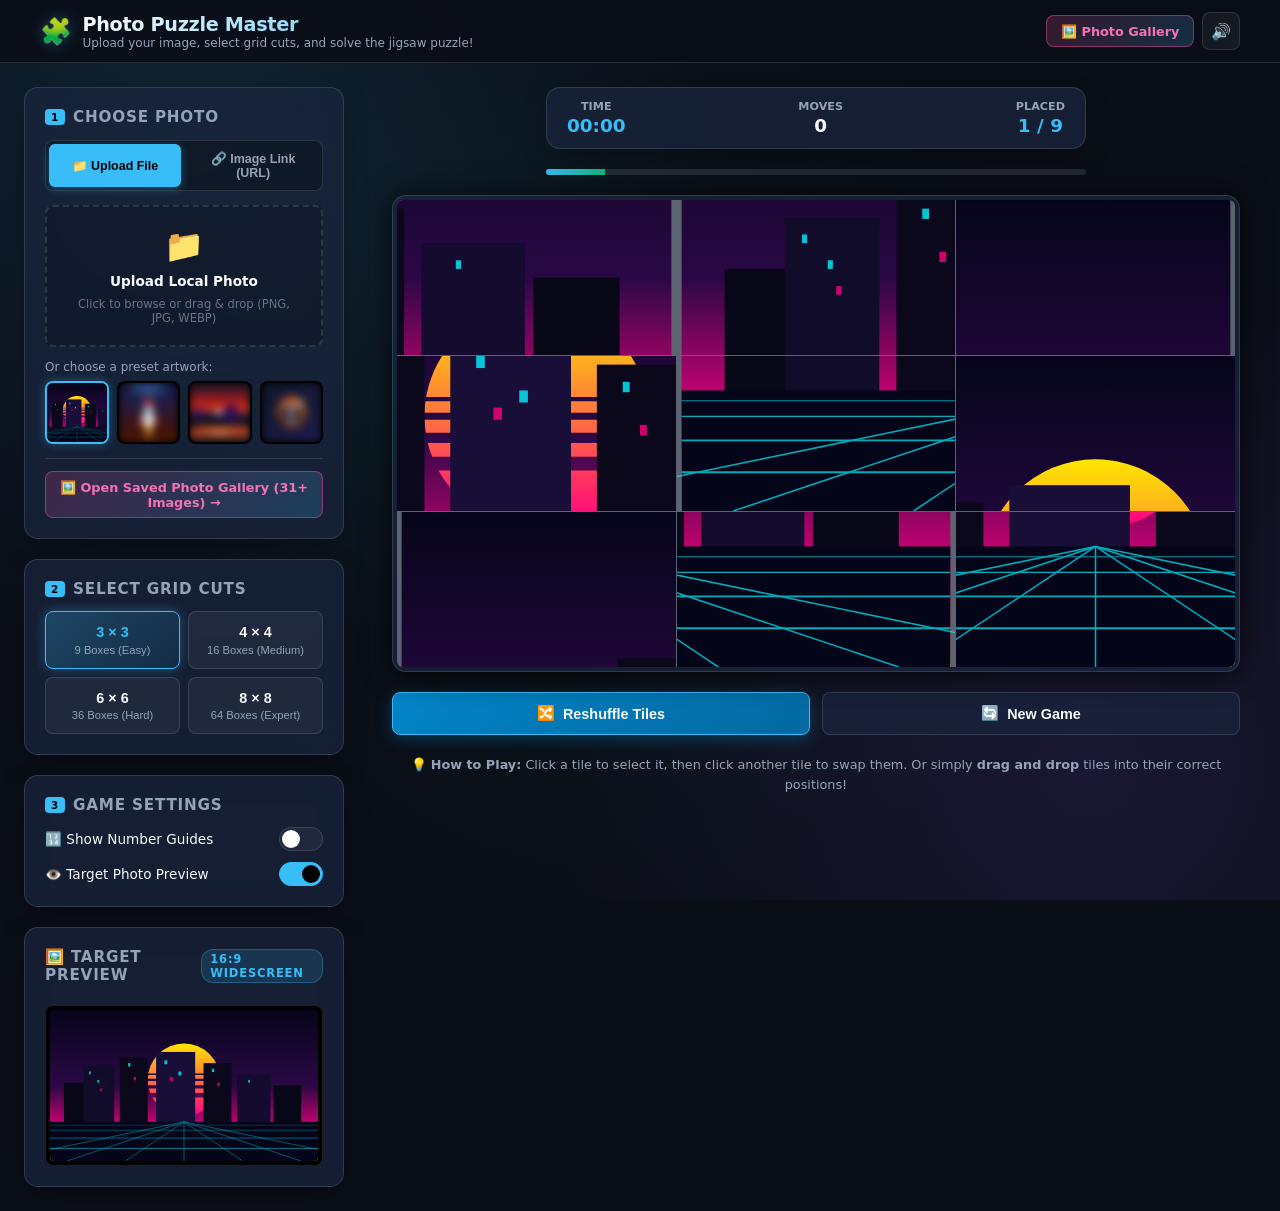
<file: index.html>
<!DOCTYPE html>
<html lang="en">

<head>
    <meta charset="UTF-8">
    <meta name="viewport" content="width=device-width, initial-scale=1.0">
    <meta name="referrer" content="no-referrer">
    <title>Photo Puzzle Game | Jigsaw Picture Challenge</title>
    <link rel="stylesheet" href="style.css">
</head>

<body>
    <!-- Canvas for Win Confetti Particles -->
    <canvas id="confetti-canvas"></canvas>

    <!-- App Header -->
    <header>
        <div class="header-content">
            <div class="logo-group">
                <div class="logo-icon">🧩</div>
                <div class="logo-text">
                    <h1>Photo Puzzle Master</h1>
                    <p>Upload your image, select grid cuts, and solve the jigsaw puzzle!</p>
                </div>
            </div>

            <div class="header-actions">
                <a href="gallery.html" class="gallery-nav-link" title="Open Photo Gallery (Saved Collection)">🖼️ Photo Gallery</a>
                <button type="button" class="icon-btn" id="sound-toggle" title="Toggle Sound (Mute/Unmute)" aria-label="Toggle sound">🔊</button>
            </div>
        </div>
    </header>

    <!-- Main Container -->
    <div class="app-container">
        <!-- Sidebar Controls -->
        <aside class="controls-sidebar">
            <!-- 1. Upload Local Image, Web URL & Presets -->
            <div class="card">
                <h2 class="card-title">
                    <span class="badge">1</span> Choose Photo
                </h2>
                
                <!-- Tab selector: Upload File vs Image Web Link -->
                <div class="photo-source-tabs">
                    <button type="button" class="source-tab active" data-tab="upload">📁 Upload File</button>
                    <button type="button" class="source-tab" data-tab="url">🔗 Image Link (URL)</button>
                </div>

                <!-- Panel 1: Local File Upload -->
                <div class="source-panel active" id="panel-upload">
                    <div class="upload-zone" id="upload-zone">
                        <div class="upload-icon">📁</div>
                        <div class="upload-text">Upload Local Photo</div>
                        <div class="upload-hint">Click to browse or drag & drop (PNG, JPG, WEBP)</div>
                        <input type="file" id="file-upload" accept="image/*" aria-label="Upload local photo">
                    </div>
                </div>

                <!-- Panel 2: External Image URL Link -->
                <div class="source-panel" id="panel-url">
                    <div class="url-input-box">
                        <input type="url" id="image-url-input" placeholder="Paste image link (https://...)" aria-label="External image link">
                        <button type="button" id="btn-load-url" class="btn-load-url">Load</button>
                    </div>
                    <div class="url-feedback" id="url-feedback"></div>
                    <div class="sample-links">
                        <small>Quick sample image links:</small>
                        <div class="sample-pills">
                            <button type="button" class="sample-pill" data-url="https://images.unsplash.com/photo-1579783900882-c0d3dad7b119?w=1000&q=80">Art Portrait</button>
                            <button type="button" class="sample-pill" data-url="https://images.unsplash.com/photo-1506744038136-46273834b3fb?w=1000&q=80">Mountain 16:9</button>
                            <button type="button" class="sample-pill" data-url="https://images.unsplash.com/photo-1534447677768-be436bb09401?w=1000&q=80">Aurora Night</button>
                        </div>
                    </div>
                </div>

                <div class="presets-container">
                    <p class="presets-label">Or choose a preset artwork:</p>
                    <div class="preset-thumbs" id="preset-thumbs">
                        <!-- Presets injected via JS -->
                    </div>
                </div>

                <div style="margin-top: 0.9rem; padding-top: 0.75rem; border-top: 1px solid var(--border-color); text-align: center;">
                    <a href="gallery.html" class="gallery-nav-link" style="justify-content: center; width: 100%; text-decoration: none;">
                        🖼️ Open Saved Photo Gallery (31+ Images) &rarr;
                    </a>
                </div>
            </div>

            <!-- 2. Grid Cut Size (3x3, 4x4, 6x6, 8x8) -->
            <div class="card">
                <h2 class="card-title">
                    <span class="badge">2</span> Select Grid Cuts
                </h2>
                <div class="grid-options">
                    <button type="button" class="grid-btn active" data-size="3">
                        <span>3 × 3</span>
                        <small>9 Boxes (Easy)</small>
                    </button>
                    <button type="button" class="grid-btn" data-size="4">
                        <span>4 × 4</span>
                        <small>16 Boxes (Medium)</small>
                    </button>
                    <button type="button" class="grid-btn" data-size="6">
                        <span>6 × 6</span>
                        <small>36 Boxes (Hard)</small>
                    </button>
                    <button type="button" class="grid-btn" data-size="8">
                        <span>8 × 8</span>
                        <small>64 Boxes (Expert)</small>
                    </button>
                </div>
            </div>

            <!-- 3. Helper Toggles -->
            <div class="card">
                <h2 class="card-title">
                    <span class="badge">3</span> Game Settings
                </h2>
                <div class="options-list">
                    <label class="toggle-item">
                        <span>🔢 Show Number Guides</span>
                        <div class="toggle-switch">
                            <input type="checkbox" id="toggle-numbers">
                            <span class="slider"></span>
                        </div>
                    </label>

                    <label class="toggle-item">
                        <span>👁️ Target Photo Preview</span>
                        <div class="toggle-switch">
                            <input type="checkbox" id="toggle-preview" checked>
                            <span class="slider"></span>
                        </div>
                    </label>
                </div>
            </div>

            <!-- Original Image Preview Card -->
            <div class="card preview-card" id="preview-card">
                <h2 class="card-title">
                    <span>🖼️ Target Preview</span>
                    <span class="ratio-tag" id="ratio-badge">1:1 Square</span>
                </h2>
                <div class="preview-wrapper">
                    <img id="preview-image" src="" alt="Target reference preview">
                </div>
            </div>
        </aside>

        <!-- Main Puzzle Play Arena -->
        <main class="puzzle-arena">
            <!-- Game Stats Bar -->
            <div class="stats-bar">
                <div class="stat-item">
                    <span class="stat-label">Time</span>
                    <span class="stat-value highlight" id="time-display">00:00</span>
                </div>
                <div class="stat-item">
                    <span class="stat-label">Moves</span>
                    <span class="stat-value" id="moves-display">0</span>
                </div>
                <div class="stat-item">
                    <span class="stat-label">Placed</span>
                    <span class="stat-value highlight" id="placed-display">0 / 9</span>
                </div>
            </div>

            <!-- Progress Bar -->
            <div class="progress-track" aria-label="Puzzle completion progress">
                <div class="progress-fill" id="progress-fill"></div>
            </div>

            <!-- Puzzle Board Container -->
            <div class="puzzle-board-wrapper" id="puzzle-board-wrapper">
                <div class="puzzle-board" id="puzzle-board" aria-label="Puzzle play grid">
                    <!-- Dynamic Tiles injected here -->
                </div>
            </div>

            <!-- Victory Celebration Section (Situated BELOW the board so user can admire the completed picture!) -->
            <section id="win-banner" class="win-banner hidden" aria-live="polite">
                <div class="win-banner-header">
                    <div class="win-banner-icon">🏆</div>
                    <div>
                        <h2 class="win-title">Congratulations! You Solved It!</h2>
                        <p class="win-subtitle">Here is your completed picture! You did an amazing job! 🎉</p>
                    </div>
                </div>

                <div class="win-stats-grid">
                    <div class="win-stat">
                        <span class="win-stat-label">Time Taken</span>
                        <span class="win-stat-val" id="win-time">00:00</span>
                    </div>
                    <div class="win-stat">
                        <span class="win-stat-label">Total Moves</span>
                        <span class="win-stat-val" id="win-moves">0</span>
                    </div>
                    <div class="win-stat">
                        <span class="win-stat-label">Grid Size</span>
                        <span class="win-stat-val" id="win-grid">3×3</span>
                    </div>
                </div>

                <div class="win-actions-row">
                    <button type="button" class="btn-win-primary" id="btn-next-game">
                        ▶️ Play Again
                    </button>
                    <button type="button" class="btn-win-secondary" id="btn-next-level">
                        ⬆️ Next Difficulty Level
                    </button>
                    <button type="button" class="btn-win-secondary" id="btn-upload-win">
                        📁 Upload Another Photo
                    </button>
                </div>
            </section>

            <!-- Board Bottom Actions -->
            <div class="board-actions">
                <button type="button" class="action-btn primary" id="shuffle-btn">
                    <span>🔀</span> Reshuffle Tiles
                </button>
                <button type="button" class="action-btn" id="reset-game-btn">
                    <span>🔄</span> New Game
                </button>
            </div>

            <div class="instruction-banner">
                <p>💡 <strong>How to Play:</strong> Click a tile to select it, then click another tile to swap them. Or simply <strong>drag and drop</strong> tiles into their correct positions!</p>
            </div>
        </main>
    </div>

    <script src="script.js"></script>
</body>

</html>
</file>
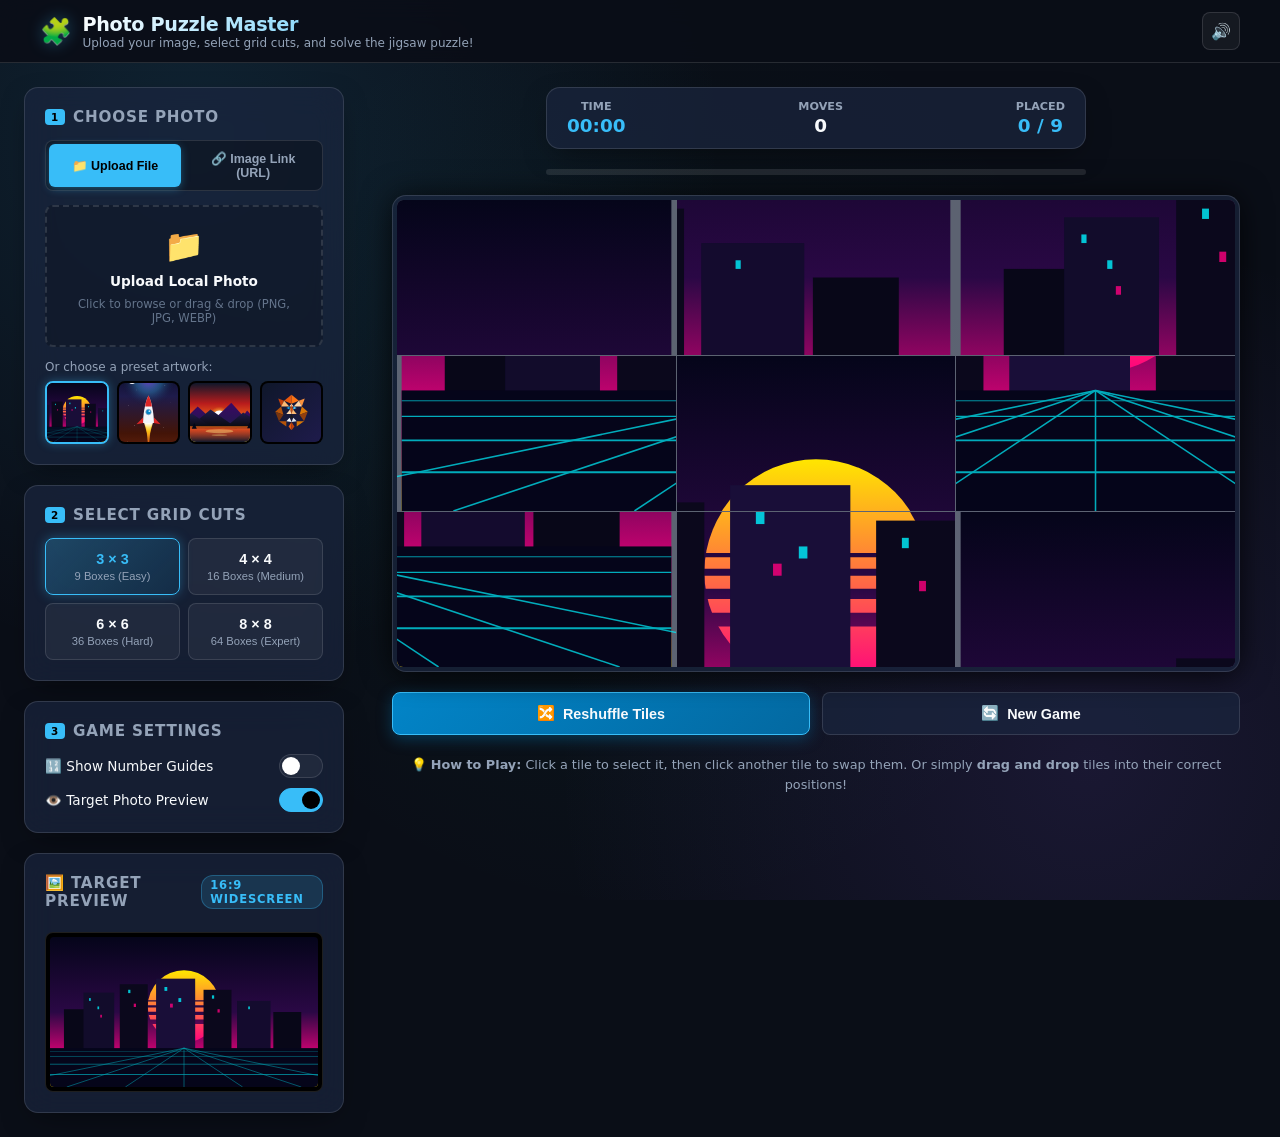
<file: Puzzle.html>
<!DOCTYPE html>
<html lang="en">

<head>
    <meta charset="UTF-8">
    <meta name="viewport" content="width=device-width, initial-scale=1.0">
    <title>Photo Puzzle Game | Jigsaw Picture Challenge</title>
    <!-- <link rel="stylesheet" href="style.css"> -->
    <style>
        :root {
            --bg-primary: #0a0e17;
            --bg-secondary: #121a2d;
            --bg-card: rgba(26, 38, 63, 0.7);
            --bg-glass: rgba(255, 255, 255, 0.05);
            --border-color: rgba(255, 255, 255, 0.12);
            --border-focus: #38bdf8;
            --text-primary: #f8fafc;
            --text-secondary: #94a3b8;
            --text-muted: #64748b;
            --accent: #38bdf8;
            --accent-hover: #0ea5e9;
            --accent-glow: rgba(56, 189, 248, 0.35);
            --success: #10b981;
            --success-glow: rgba(16, 185, 129, 0.35);
            --warning: #f59e0b;
            --danger: #ef4444;
            --radius-sm: 8px;
            --radius-md: 14px;
            --radius-lg: 20px;
            --shadow-main: 0 10px 30px -10px rgba(0, 0, 0, 0.5);
            --shadow-glow: 0 0 25px var(--accent-glow);
            --font-family: system-ui, -apple-system, BlinkMacSystemFont, 'Segoe UI', Roboto, Oxygen, Ubuntu, Cantarell, sans-serif;
            --board-max-width: 540px;
        }

        * {
            box-sizing: border-box;
            margin: 0;
            padding: 0;
            -webkit-tap-highlight-color: transparent;
        }

        body {
            background-color: var(--bg-primary);
            background-image:
                radial-gradient(circle at 15% 15%, rgba(56, 189, 248, 0.12) 0%, transparent 40%),
                radial-gradient(circle at 85% 85%, rgba(139, 92, 246, 0.12) 0%, transparent 40%),
                radial-gradient(circle at 50% 50%, rgba(16, 185, 129, 0.05) 0%, transparent 60%);
            background-attachment: fixed;
            color: var(--text-primary);
            font-family: var(--font-family);
            min-height: 100vh;
            display: flex;
            flex-direction: column;
        }

        /* App Header */
        header {
            padding: 0.75rem 1.25rem;
            border-bottom: 1px solid var(--border-color);
            background: rgba(10, 14, 23, 0.92);
            backdrop-filter: blur(12px);
            position: sticky;
            top: 0;
            z-index: 50;
        }

        .header-content {
            max-width: 1200px;
            margin: 0 auto;
            display: flex;
            justify-content: space-between;
            align-items: center;
            flex-wrap: nowrap;
            gap: 0.75rem;
        }

        .logo-group {
            display: flex;
            align-items: center;
            gap: 0.65rem;
            text-align: left;
            min-width: 0;
        }

        .logo-icon {
            font-size: 1.6rem;
            filter: drop-shadow(0 0 8px var(--accent-glow));
            flex-shrink: 0;
        }

        .logo-text {
            min-width: 0;
        }

        .logo-text h1 {
            font-size: 1.2rem;
            font-weight: 800;
            background: linear-gradient(135deg, #ffffff 0%, #38bdf8 100%);
            -webkit-background-clip: text;
            -webkit-text-fill-color: transparent;
            letter-spacing: -0.3px;
            white-space: nowrap;
            overflow: hidden;
            text-overflow: ellipsis;
        }

        .logo-text p {
            font-size: 0.75rem;
            color: var(--text-secondary);
            white-space: nowrap;
            overflow: hidden;
            text-overflow: ellipsis;
        }

        .header-actions {
            display: flex;
            align-items: center;
            gap: 0.5rem;
            flex-shrink: 0;
        }

        .icon-btn {
            background: var(--bg-glass);
            border: 1px solid var(--border-color);
            color: var(--text-primary);
            width: 38px;
            height: 38px;
            border-radius: var(--radius-sm);
            display: flex;
            align-items: center;
            justify-content: center;
            cursor: pointer;
            font-size: 1rem;
            transition: all 0.2s ease;
        }

        .icon-btn:hover {
            background: var(--bg-card);
            border-color: var(--accent);
            transform: translateY(-2px);
        }

        /* Main Container Layout */
        .app-container {
            max-width: 1440px;
            width: 100%;
            margin: 0 auto;
            padding: 1.5rem;
            display: grid;
            grid-template-columns: 320px 1fr;
            gap: 2rem;
            flex: 1;
            align-items: start;
        }

        @media (max-width: 900px) {
            .app-container {
                grid-template-columns: 1fr;
                padding: 1rem;
                gap: 1.5rem;
            }
        }

        /* Left Sidebar Controls */
        .controls-sidebar {
            display: flex;
            flex-direction: column;
            gap: 1.25rem;
        }

        .card {
            background: var(--bg-card);
            backdrop-filter: blur(16px);
            border: 1px solid var(--border-color);
            border-radius: var(--radius-md);
            padding: 1.25rem;
            box-shadow: var(--shadow-main);
            transition: border-color 0.2s;
        }

        .card:hover {
            border-color: rgba(56, 189, 248, 0.3);
        }

        .card-title {
            font-size: 0.95rem;
            font-weight: 700;
            text-transform: uppercase;
            letter-spacing: 0.8px;
            color: var(--text-secondary);
            margin-bottom: 0.85rem;
            display: flex;
            align-items: center;
            gap: 0.5rem;
        }

        .card-title span.badge {
            background: var(--accent);
            color: #000;
            font-size: 0.65rem;
            padding: 2px 6px;
            border-radius: 4px;
            font-weight: 800;
        }

        /* Source Tabs (Upload vs URL) */
        .photo-source-tabs {
            display: flex;
            gap: 0.4rem;
            margin-bottom: 0.85rem;
            background: rgba(0, 0, 0, 0.3);
            padding: 3px;
            border-radius: var(--radius-sm);
            border: 1px solid var(--border-color);
        }

        .source-tab {
            flex: 1;
            background: transparent;
            border: none;
            color: var(--text-secondary);
            font-weight: 600;
            font-size: 0.78rem;
            padding: 0.45rem 0.6rem;
            border-radius: 6px;
            cursor: pointer;
            transition: all 0.2s ease;
        }

        .source-tab:hover {
            color: var(--text-primary);
        }

        .source-tab.active {
            background: var(--accent);
            color: #000;
            font-weight: 700;
            box-shadow: 0 2px 8px var(--accent-glow);
        }

        .source-panel {
            display: none;
        }

        .source-panel.active {
            display: block;
        }

        /* URL Input Controls */
        .url-input-box {
            display: flex;
            gap: 0.5rem;
            margin-bottom: 0.4rem;
        }

        .url-input-box input {
            flex: 1;
            min-width: 0;
            background: rgba(0, 0, 0, 0.35);
            border: 1px solid var(--border-color);
            color: var(--text-primary);
            padding: 0.6rem 0.85rem;
            border-radius: var(--radius-sm);
            font-size: 0.82rem;
            font-family: inherit;
            outline: none;
            transition: border-color 0.2s, box-shadow 0.2s;
        }

        .url-input-box input:focus {
            border-color: var(--accent);
            box-shadow: 0 0 10px var(--accent-glow);
        }

        .btn-load-url {
            background: linear-gradient(135deg, #0284c7, #0369a1);
            border: 1px solid #38bdf8;
            color: #fff;
            padding: 0.6rem 1rem;
            border-radius: var(--radius-sm);
            font-weight: 700;
            font-size: 0.85rem;
            cursor: pointer;
            transition: all 0.2s ease;
            white-space: nowrap;
        }

        .btn-load-url:hover {
            background: linear-gradient(135deg, #0369a1, #0ea5e9);
            box-shadow: 0 0 12px var(--accent-glow);
            transform: translateY(-1px);
        }

        .btn-load-url:disabled {
            opacity: 0.5;
            cursor: not-allowed;
        }

        .url-feedback {
            font-size: 0.74rem;
            margin-bottom: 0.5rem;
            padding: 4px 8px;
            border-radius: 4px;
            display: none;
            line-height: 1.4;
        }

        .url-feedback.error {
            display: block;
            color: #f87171;
            background: rgba(239, 68, 68, 0.12);
            border: 1px solid rgba(239, 68, 68, 0.3);
        }

        .url-feedback.loading {
            display: block;
            color: var(--accent);
            background: rgba(56, 189, 248, 0.1);
        }

        .url-feedback.success {
            display: block;
            color: #34d399;
            background: rgba(16, 185, 129, 0.12);
            border: 1px solid rgba(16, 185, 129, 0.3);
        }

        .sample-links {
            display: flex;
            flex-direction: column;
            gap: 0.35rem;
            margin-top: 0.4rem;
            background: rgba(0, 0, 0, 0.2);
            padding: 0.5rem;
            border-radius: var(--radius-sm);
            border: 1px solid var(--border-color);
        }

        .sample-links small {
            font-size: 0.7rem;
            color: var(--text-muted);
        }

        .sample-pills {
            display: flex;
            flex-wrap: wrap;
            gap: 0.35rem;
        }

        .sample-pill {
            background: rgba(255, 255, 255, 0.06);
            border: 1px solid var(--border-color);
            color: var(--text-secondary);
            font-size: 0.7rem;
            padding: 0.25rem 0.55rem;
            border-radius: 12px;
            cursor: pointer;
            transition: all 0.2s;
        }

        .sample-pill:hover {
            border-color: var(--accent);
            color: var(--accent);
            background: rgba(56, 189, 248, 0.12);
            transform: translateY(-1px);
        }

        /* Upload & Preset Section */
        .upload-zone {
            border: 2px dashed var(--border-color);
            border-radius: var(--radius-sm);
            padding: 1.25rem;
            text-align: center;
            cursor: pointer;
            background: rgba(0, 0, 0, 0.2);
            transition: all 0.2s ease;
            display: flex;
            flex-direction: column;
            align-items: center;
            gap: 0.5rem;
            position: relative;
        }

        .upload-zone:hover,
        .upload-zone.drag-active {
            border-color: var(--accent);
            background: rgba(56, 189, 248, 0.08);
        }

        .upload-zone input[type="file"] {
            position: absolute;
            inset: 0;
            opacity: 0;
            cursor: pointer;
            width: 100%;
            height: 100%;
        }

        .upload-icon {
            font-size: 2rem;
            color: var(--accent);
        }

        .upload-text {
            font-size: 0.85rem;
            font-weight: 600;
        }

        .upload-hint {
            font-size: 0.72rem;
            color: var(--text-muted);
        }

        .presets-container {
            margin-top: 0.85rem;
        }

        .presets-label {
            font-size: 0.75rem;
            color: var(--text-secondary);
            margin-bottom: 0.4rem;
        }

        .preset-thumbs {
            display: grid;
            grid-template-columns: repeat(4, 1fr);
            gap: 0.5rem;
        }

        .preset-btn {
            border: 2px solid transparent;
            border-radius: var(--radius-sm);
            overflow: hidden;
            aspect-ratio: 1;
            background: #000;
            cursor: pointer;
            padding: 0;
            position: relative;
            transition: transform 0.2s, border-color 0.2s;
        }

        .preset-btn img {
            width: 100%;
            height: 100%;
            object-fit: cover;
            display: block;
        }

        .preset-btn:hover {
            transform: scale(1.06);
            border-color: var(--accent);
        }

        .preset-btn.active {
            border-color: var(--accent);
            box-shadow: 0 0 10px var(--accent-glow);
        }

        /* Grid Selector Buttons */
        .grid-options {
            display: grid;
            grid-template-columns: repeat(2, 1fr);
            gap: 0.5rem;
        }

        .grid-btn {
            background: var(--bg-glass);
            border: 1px solid var(--border-color);
            color: var(--text-primary);
            padding: 0.75rem 0.5rem;
            border-radius: var(--radius-sm);
            cursor: pointer;
            font-weight: 600;
            font-size: 0.9rem;
            display: flex;
            flex-direction: column;
            align-items: center;
            gap: 0.2rem;
            transition: all 0.2s;
        }

        .grid-btn small {
            font-size: 0.7rem;
            color: var(--text-secondary);
            font-weight: 400;
        }

        .grid-btn:hover {
            background: var(--bg-secondary);
            border-color: var(--accent);
            transform: translateY(-1px);
        }

        .grid-btn.active {
            background: linear-gradient(135deg, rgba(56, 189, 248, 0.25), rgba(14, 165, 233, 0.1));
            border-color: var(--accent);
            color: var(--accent);
            box-shadow: 0 0 12px var(--accent-glow);
        }

        /* Toggles & Options */
        .options-list {
            display: flex;
            flex-direction: column;
            gap: 0.65rem;
        }

        .toggle-item {
            display: flex;
            justify-content: space-between;
            align-items: center;
            font-size: 0.85rem;
            cursor: pointer;
        }

        .toggle-switch {
            position: relative;
            width: 44px;
            height: 24px;
        }

        .toggle-switch input {
            opacity: 0;
            width: 0;
            height: 0;
        }

        .slider {
            position: absolute;
            cursor: pointer;
            inset: 0;
            background-color: var(--bg-glass);
            border: 1px solid var(--border-color);
            border-radius: 24px;
            transition: 0.3s;
        }

        .slider:before {
            position: absolute;
            content: "";
            height: 18px;
            width: 18px;
            left: 2px;
            bottom: 2px;
            background-color: white;
            border-radius: 50%;
            transition: 0.3s;
        }

        input:checked+.slider {
            background-color: var(--accent);
            border-color: var(--accent);
        }

        input:checked+.slider:before {
            transform: translateX(20px);
            background-color: #000;
        }

        /* Original Image Preview Box */
        .preview-card {
            display: flex;
            flex-direction: column;
            gap: 0.5rem;
        }

        .preview-wrapper {
            position: relative;
            border-radius: var(--radius-sm);
            overflow: hidden;
            border: 1px solid var(--border-color);
            background: #000;
            display: flex;
            align-items: center;
            justify-content: center;
            max-height: 220px;
            padding: 4px;
        }

        .preview-wrapper img {
            max-width: 100%;
            max-height: 210px;
            object-fit: contain;
            display: block;
            border-radius: 4px;
        }

        /* Ratio Indicator Badge */
        .ratio-tag {
            display: inline-flex;
            align-items: center;
            gap: 4px;
            background: rgba(56, 189, 248, 0.15);
            color: var(--accent);
            border: 1px solid rgba(56, 189, 248, 0.3);
            font-size: 0.72rem;
            font-weight: 700;
            padding: 2px 8px;
            border-radius: 12px;
            margin-left: auto;
        }

        /* Game Board Arena */
        .puzzle-arena {
            display: flex;
            flex-direction: column;
            align-items: center;
            gap: 1.25rem;
            width: 100%;
        }

        /* Stats Header */
        .stats-bar {
            width: 100%;
            max-width: 540px;
            display: flex;
            justify-content: space-between;
            align-items: center;
            background: var(--bg-card);
            border: 1px solid var(--border-color);
            border-radius: var(--radius-md);
            padding: 0.75rem 1.25rem;
            box-shadow: var(--shadow-main);
            transition: max-width 0.3s ease;
        }

        .stat-item {
            display: flex;
            flex-direction: column;
            align-items: center;
            gap: 0.15rem;
        }

        .stat-label {
            font-size: 0.7rem;
            text-transform: uppercase;
            color: var(--text-secondary);
            font-weight: 600;
        }

        .stat-value {
            font-size: 1.15rem;
            font-weight: 800;
            color: var(--text-primary);
            font-variant-numeric: tabular-nums;
        }

        .stat-value.highlight {
            color: var(--accent);
        }

        .progress-track {
            width: 100%;
            max-width: 540px;
            height: 6px;
            background: rgba(255, 255, 255, 0.1);
            border-radius: 4px;
            overflow: hidden;
            transition: max-width 0.3s ease;
        }

        .progress-fill {
            height: 100%;
            width: 0%;
            background: linear-gradient(90deg, var(--accent), var(--success));
            transition: width 0.3s ease;
        }

        /* The Puzzle Board - Dynamically Sized per Uploaded Image Ratio */
        .puzzle-board-wrapper {
            position: relative;
            width: 500px;
            height: 500px;
            max-width: 100%;
            border-radius: var(--radius-md);
            background: var(--bg-card);
            padding: 4px;
            box-shadow: var(--shadow-main), 0 0 30px rgba(0, 0, 0, 0.6);
            border: 1px solid var(--border-color);
            transition: width 0.3s ease, height 0.3s ease, border-color 0.4s ease, box-shadow 0.4s ease;
            display: flex;
            align-items: center;
            justify-content: center;
        }

        .puzzle-board {
            width: 100%;
            height: 100%;
            display: grid;
            gap: 1px;
            /* Ultra-thin crisp hairline divider */
            position: relative;
            user-select: none;
            touch-action: none;
            border-radius: calc(var(--radius-sm) - 2px);
            overflow: hidden;
            background: rgba(255, 255, 255, 0.3);
            /* Subtle hairline color between boxes */
            transition: gap 0.4s ease, background-color 0.4s ease;
        }

        /* Solved Full Picture State - Blends seamlessly into a complete artwork! */
        .puzzle-board.puzzle-solved {
            gap: 0 !important;
            background: transparent !important;
        }

        .puzzle-board.puzzle-solved .puzzle-tile {
            border: none !important;
            border-radius: 0 !important;
            outline: none !important;
            cursor: default !important;
            filter: none !important;
            transform: none !important;
        }

        .puzzle-board.puzzle-solved .puzzle-tile::after {
            display: none !important;
        }

        .puzzle-board.puzzle-solved .tile-number {
            display: none !important;
        }

        .puzzle-board-wrapper.puzzle-solved {
            border-color: #facc15;
            box-shadow: 0 0 35px rgba(250, 204, 21, 0.45), 0 20px 40px rgba(0, 0, 0, 0.6);
            animation: solvedGlow 2.5s infinite alternate ease-in-out;
        }

        @keyframes solvedGlow {
            from {
                box-shadow: 0 0 25px rgba(250, 204, 21, 0.35), 0 20px 40px rgba(0, 0, 0, 0.6);
            }

            to {
                box-shadow: 0 0 50px rgba(250, 204, 21, 0.7), 0 20px 40px rgba(0, 0, 0, 0.6);
            }
        }

        /* Individual Puzzle Tiles */
        .puzzle-tile {
            position: relative;
            border-radius: 0;
            /* Square edges so hairline cuts look continuous */
            border: none;
            cursor: grab;
            background-repeat: no-repeat;
            /* Zero transition on background-position for instantaneous, zero-delay tile swaps */
            transition: filter 0.1s ease;
            touch-action: manipulation;
            user-select: none;
            -webkit-user-select: none;
            display: flex;
            align-items: flex-start;
            justify-content: flex-start;
            overflow: hidden;
        }

        .puzzle-tile:hover {
            filter: brightness(1.12);
        }

        .puzzle-tile:active {
            cursor: grabbing;
        }

        /* Selected state (for click-to-swap) */
        .puzzle-tile.selected {
            outline: 2px solid var(--accent);
            outline-offset: -1px;
            box-shadow: 0 0 16px var(--accent), inset 0 0 10px var(--accent-glow);
            z-index: 10;
            animation: pulseBorder 1.5s infinite;
        }

        @keyframes pulseBorder {

            0%,
            100% {
                outline-color: var(--accent);
                box-shadow: 0 0 10px var(--accent);
            }

            50% {
                outline-color: #ffffff;
                box-shadow: 0 0 18px var(--accent);
            }
        }

        /* Dragging state */
        .puzzle-tile.dragging {
            opacity: 0.35;
        }

        .puzzle-tile.drag-hover {
            outline: 2px dashed var(--accent);
            outline-offset: -2px;
            background-color: rgba(56, 189, 248, 0.2);
        }

        /* Tile number hint badge */
        .tile-number {
            position: absolute;
            top: 3px;
            left: 3px;
            background: rgba(0, 0, 0, 0.7);
            color: #fff;
            font-size: 0.65rem;
            font-weight: 700;
            padding: 1px 4px;
            border-radius: 3px;
            pointer-events: none;
            border: 1px solid rgba(255, 255, 255, 0.2);
            opacity: 0;
            transition: opacity 0.2s;
        }

        body.show-numbers .tile-number {
            opacity: 1;
        }

        /* Victory Banner situated BELOW the board */
        .win-banner {
            width: 100%;
            max-width: var(--board-max-width, 540px);
            background: linear-gradient(135deg, rgba(30, 41, 59, 0.95), rgba(15, 23, 42, 0.98));
            border: 1.5px solid rgba(250, 204, 21, 0.5);
            border-radius: var(--radius-md);
            padding: 1.5rem;
            text-align: center;
            box-shadow: 0 15px 35px rgba(0, 0, 0, 0.6), 0 0 25px rgba(250, 204, 21, 0.25);
            animation: slideUpFade 0.4s cubic-bezier(0.16, 1, 0.3, 1);
        }

        .win-banner.hidden {
            display: none;
        }

        .win-banner-header {
            display: flex;
            align-items: center;
            justify-content: center;
            gap: 0.85rem;
            margin-bottom: 1.25rem;
        }

        .win-banner-icon {
            font-size: 2.75rem;
            animation: bounce 1s infinite alternate;
        }

        .win-title {
            font-size: 1.5rem;
            font-weight: 800;
            background: linear-gradient(135deg, #facc15, #f59e0b, #38bdf8);
            -webkit-background-clip: text;
            -webkit-text-fill-color: transparent;
            margin-bottom: 0.25rem;
            text-align: left;
        }

        .win-subtitle {
            color: var(--text-secondary);
            font-size: 0.85rem;
            text-align: left;
        }

        .win-stats-grid {
            display: grid;
            grid-template-columns: repeat(3, 1fr);
            gap: 0.75rem;
            background: rgba(0, 0, 0, 0.35);
            border: 1px solid var(--border-color);
            border-radius: var(--radius-sm);
            padding: 0.85rem;
            margin-bottom: 1.25rem;
        }

        .win-stat {
            display: flex;
            flex-direction: column;
            gap: 0.2rem;
        }

        .win-stat-label {
            font-size: 0.7rem;
            color: var(--text-muted);
            text-transform: uppercase;
        }

        .win-stat-val {
            font-size: 1.15rem;
            font-weight: 700;
            color: var(--accent);
        }

        .win-actions-row {
            display: flex;
            gap: 0.75rem;
            flex-wrap: wrap;
        }

        .btn-win-primary {
            flex: 1 1 160px;
            background: linear-gradient(135deg, #10b981, #059669);
            border: 1px solid #34d399;
            color: #fff;
            font-size: 0.95rem;
            font-weight: 700;
            padding: 0.8rem 1rem;
            border-radius: var(--radius-sm);
            cursor: pointer;
            box-shadow: 0 4px 15px rgba(16, 185, 129, 0.4);
            transition: all 0.2s;
        }

        .btn-win-primary:hover {
            transform: translateY(-2px);
            box-shadow: 0 6px 20px rgba(16, 185, 129, 0.6);
        }

        .btn-win-secondary {
            flex: 1 1 160px;
            background: var(--bg-glass);
            border: 1px solid var(--border-color);
            color: var(--text-primary);
            font-size: 0.9rem;
            font-weight: 600;
            padding: 0.8rem 1rem;
            border-radius: var(--radius-sm);
            cursor: pointer;
            transition: all 0.2s;
        }

        .btn-win-secondary:hover {
            background: var(--bg-secondary);
            border-color: var(--accent);
            transform: translateY(-1px);
        }

        /* Action Controls Toolbar under Board */
        .board-actions {
            display: flex;
            gap: 0.75rem;
            width: 100%;
            max-width: var(--board-max-width, 540px);
        }

        .action-btn {
            flex: 1;
            background: var(--bg-card);
            border: 1px solid var(--border-color);
            color: var(--text-primary);
            padding: 0.75rem 1rem;
            border-radius: var(--radius-sm);
            font-weight: 600;
            font-size: 0.9rem;
            display: flex;
            align-items: center;
            justify-content: center;
            gap: 0.5rem;
            cursor: pointer;
            transition: all 0.2s;
        }

        .action-btn:hover {
            background: var(--bg-secondary);
            border-color: var(--accent);
            transform: translateY(-2px);
            box-shadow: var(--shadow-glow);
        }

        .action-btn.primary {
            background: linear-gradient(135deg, #0284c7, #0369a1);
            border-color: #38bdf8;
            box-shadow: 0 4px 15px rgba(2, 132, 199, 0.35);
        }

        .action-btn.primary:hover {
            background: linear-gradient(135deg, #0369a1, #0ea5e9);
            box-shadow: 0 6px 20px rgba(56, 189, 248, 0.5);
        }

        /* Help text banner */
        .instruction-banner {
            max-width: var(--board-max-width, 540px);
            text-align: center;
            font-size: 0.8rem;
            color: var(--text-secondary);
            line-height: 1.5;
        }

        .instruction-banner kbd {
            background: rgba(255, 255, 255, 0.1);
            border: 1px solid var(--border-color);
            padding: 2px 6px;
            border-radius: 4px;
            color: var(--accent);
            font-family: inherit;
            font-size: 0.75rem;
        }

        /* Confetti canvas */
        #confetti-canvas {
            position: fixed;
            top: 0;
            left: 0;
            width: 100vw;
            height: 100vh;
            pointer-events: none;
            z-index: 999;
        }

        /* Animations */
        @keyframes bounce {
            from {
                transform: translateY(0);
            }

            to {
                transform: translateY(-6px);
            }
        }

        @keyframes slideUpFade {
            from {
                opacity: 0;
                transform: translateY(20px);
            }

            to {
                opacity: 1;
                transform: translateY(0);
            }
        }

        /* Responsive Mobile Optimizations */
        @media (max-width: 640px) {
            header {
                padding: 0.5rem 0.85rem;
            }

            .header-content {
                gap: 0.5rem;
            }

            .logo-icon {
                font-size: 1.35rem;
            }

            .logo-text h1 {
                font-size: 1.05rem;
            }

            .logo-text p {
                display: none;
                /* Hide long subtitle on mobile screens for super compact header */
            }

            .icon-btn {
                width: 34px;
                height: 34px;
                font-size: 0.95rem;
            }

            .app-container {
                padding: 0.75rem 0.5rem;
                gap: 1rem;
            }

            .puzzle-board-wrapper {
                padding: 3px;
            }

            .stats-bar {
                padding: 0.5rem 0.75rem;
            }

            .stat-label {
                font-size: 0.65rem;
            }

            .stat-value {
                font-size: 1rem;
            }

            .board-actions {
                gap: 0.5rem;
            }

            .action-btn {
                padding: 0.65rem 0.75rem;
                font-size: 0.85rem;
            }

            .instruction-banner {
                font-size: 0.75rem;
            }
        }
    </style>
</head>

<body>
    <!-- Canvas for Win Confetti Particles -->
    <canvas id="confetti-canvas"></canvas>

    <!-- App Header -->
    <header>
        <div class="header-content">
            <div class="logo-group">
                <div class="logo-icon">🧩</div>
                <div class="logo-text">
                    <h1>Photo Puzzle Master</h1>
                    <p>Upload your image, select grid cuts, and solve the jigsaw puzzle!</p>
                </div>
            </div>

            <div class="header-actions">
                <button type="button" class="icon-btn" id="sound-toggle" title="Toggle Sound (Mute/Unmute)"
                    aria-label="Toggle sound">🔊</button>
            </div>
        </div>
    </header>

    <!-- Main Container -->
    <div class="app-container">
        <!-- Sidebar Controls -->
        <aside class="controls-sidebar">
            <!-- 1. Upload Local Image, Web URL & Presets -->
            <div class="card">
                <h2 class="card-title">
                    <span class="badge">1</span> Choose Photo
                </h2>

                <!-- Tab selector: Upload File vs Image Web Link -->
                <div class="photo-source-tabs">
                    <button type="button" class="source-tab active" data-tab="upload">📁 Upload File</button>
                    <button type="button" class="source-tab" data-tab="url">🔗 Image Link (URL)</button>
                </div>

                <!-- Panel 1: Local File Upload -->
                <div class="source-panel active" id="panel-upload">
                    <div class="upload-zone" id="upload-zone">
                        <div class="upload-icon">📁</div>
                        <div class="upload-text">Upload Local Photo</div>
                        <div class="upload-hint">Click to browse or drag & drop (PNG, JPG, WEBP)</div>
                        <input type="file" id="file-upload" accept="image/*" aria-label="Upload local photo">
                    </div>
                </div>

                <!-- Panel 2: External Image URL Link -->
                <div class="source-panel" id="panel-url">
                    <div class="url-input-box">
                        <input type="url" id="image-url-input" placeholder="Paste image link (https://...)"
                            aria-label="External image link">
                        <button type="button" id="btn-load-url" class="btn-load-url">Load</button>
                    </div>
                    <div class="url-feedback" id="url-feedback"></div>
                    <div class="sample-links">
                        <small>Quick sample image links:</small>
                        <div class="sample-pills">
                            <button type="button" class="sample-pill"
                                data-url="https://images.unsplash.com/photo-1579783900882-c0d3dad7b119?w=1000&q=80">Art
                                Portrait</button>
                            <button type="button" class="sample-pill"
                                data-url="https://images.unsplash.com/photo-1506744038136-46273834b3fb?w=1000&q=80">Mountain
                                16:9</button>
                            <button type="button" class="sample-pill"
                                data-url="https://images.unsplash.com/photo-1534447677768-be436bb09401?w=1000&q=80">Aurora
                                Night</button>
                        </div>
                    </div>
                </div>

                <div class="presets-container">
                    <p class="presets-label">Or choose a preset artwork:</p>
                    <div class="preset-thumbs" id="preset-thumbs">
                        <!-- Presets injected via JS -->
                    </div>
                </div>
            </div>

            <!-- 2. Grid Cut Size (3x3, 4x4, 6x6, 8x8) -->
            <div class="card">
                <h2 class="card-title">
                    <span class="badge">2</span> Select Grid Cuts
                </h2>
                <div class="grid-options">
                    <button type="button" class="grid-btn active" data-size="3">
                        <span>3 × 3</span>
                        <small>9 Boxes (Easy)</small>
                    </button>
                    <button type="button" class="grid-btn" data-size="4">
                        <span>4 × 4</span>
                        <small>16 Boxes (Medium)</small>
                    </button>
                    <button type="button" class="grid-btn" data-size="6">
                        <span>6 × 6</span>
                        <small>36 Boxes (Hard)</small>
                    </button>
                    <button type="button" class="grid-btn" data-size="8">
                        <span>8 × 8</span>
                        <small>64 Boxes (Expert)</small>
                    </button>
                </div>
            </div>

            <!-- 3. Helper Toggles -->
            <div class="card">
                <h2 class="card-title">
                    <span class="badge">3</span> Game Settings
                </h2>
                <div class="options-list">
                    <label class="toggle-item">
                        <span>🔢 Show Number Guides</span>
                        <div class="toggle-switch">
                            <input type="checkbox" id="toggle-numbers">
                            <span class="slider"></span>
                        </div>
                    </label>

                    <label class="toggle-item">
                        <span>👁️ Target Photo Preview</span>
                        <div class="toggle-switch">
                            <input type="checkbox" id="toggle-preview" checked>
                            <span class="slider"></span>
                        </div>
                    </label>
                </div>
            </div>

            <!-- Original Image Preview Card -->
            <div class="card preview-card" id="preview-card">
                <h2 class="card-title">
                    <span>🖼️ Target Preview</span>
                    <span class="ratio-tag" id="ratio-badge">1:1 Square</span>
                </h2>
                <div class="preview-wrapper">
                    <img id="preview-image" src="" alt="Target reference preview">
                </div>
            </div>
        </aside>

        <!-- Main Puzzle Play Arena -->
        <main class="puzzle-arena">
            <!-- Game Stats Bar -->
            <div class="stats-bar">
                <div class="stat-item">
                    <span class="stat-label">Time</span>
                    <span class="stat-value highlight" id="time-display">00:00</span>
                </div>
                <div class="stat-item">
                    <span class="stat-label">Moves</span>
                    <span class="stat-value" id="moves-display">0</span>
                </div>
                <div class="stat-item">
                    <span class="stat-label">Placed</span>
                    <span class="stat-value highlight" id="placed-display">0 / 9</span>
                </div>
            </div>

            <!-- Progress Bar -->
            <div class="progress-track" aria-label="Puzzle completion progress">
                <div class="progress-fill" id="progress-fill"></div>
            </div>

            <!-- Puzzle Board Container -->
            <div class="puzzle-board-wrapper" id="puzzle-board-wrapper">
                <div class="puzzle-board" id="puzzle-board" aria-label="Puzzle play grid">
                    <!-- Dynamic Tiles injected here -->
                </div>
            </div>

            <!-- Victory Celebration Section (Situated BELOW the board so user can admire the completed picture!) -->
            <section id="win-banner" class="win-banner hidden" aria-live="polite">
                <div class="win-banner-header">
                    <div class="win-banner-icon">🏆</div>
                    <div>
                        <h2 class="win-title">Congratulations! You Solved It!</h2>
                        <p class="win-subtitle">Here is your completed picture! You did an amazing job! 🎉</p>
                    </div>
                </div>

                <div class="win-stats-grid">
                    <div class="win-stat">
                        <span class="win-stat-label">Time Taken</span>
                        <span class="win-stat-val" id="win-time">00:00</span>
                    </div>
                    <div class="win-stat">
                        <span class="win-stat-label">Total Moves</span>
                        <span class="win-stat-val" id="win-moves">0</span>
                    </div>
                    <div class="win-stat">
                        <span class="win-stat-label">Grid Size</span>
                        <span class="win-stat-val" id="win-grid">3×3</span>
                    </div>
                </div>

                <div class="win-actions-row">
                    <button type="button" class="btn-win-primary" id="btn-next-game">
                        ▶️ Play Again
                    </button>
                    <button type="button" class="btn-win-secondary" id="btn-next-level">
                        ⬆️ Next Difficulty Level
                    </button>
                    <button type="button" class="btn-win-secondary" id="btn-upload-win">
                        📁 Upload Another Photo
                    </button>
                </div>
            </section>

            <!-- Board Bottom Actions -->
            <div class="board-actions">
                <button type="button" class="action-btn primary" id="shuffle-btn">
                    <span>🔀</span> Reshuffle Tiles
                </button>
                <button type="button" class="action-btn" id="reset-game-btn">
                    <span>🔄</span> New Game
                </button>
            </div>

            <div class="instruction-banner">
                <p>💡 <strong>How to Play:</strong> Click a tile to select it, then click another tile to swap them. Or
                    simply <strong>drag and drop</strong> tiles into their correct positions!</p>
            </div>
        </main>
    </div>
<script>// --- Built-in Royalty-Free Artwork Presets in Different Aspect Ratios ---
    const PRESETS = [
        {
            name: "16:9 Cyberpunk City",
            ratioLabel: "16:9 Widescreen",
            width: 960,
            height: 540,
            svg: `<svg xmlns="http://www.w3.org/2000/svg" viewBox="0 0 960 540" width="960" height="540">
            <defs>
                <linearGradient id="cyberSky" x1="0" y1="0" x2="0" y2="1">
                    <stop offset="0%" stop-color="#05051a"/>
                    <stop offset="50%" stop-color="#2a0845"/>
                    <stop offset="85%" stop-color="#ff007f"/>
                    <stop offset="100%" stop-color="#ffe600"/>
                </linearGradient>
                <linearGradient id="neonSun" x1="0" y1="0" x2="0" y2="1">
                    <stop offset="0%" stop-color="#ffe600"/>
                    <stop offset="100%" stop-color="#ff007f"/>
                </linearGradient>
            </defs>
            <rect width="960" height="540" fill="url(#cyberSky)"/>
            <!-- Retro Sun with horizontal stripes -->
            <mask id="sunMask">
                <rect width="960" height="540" fill="#fff"/>
                <line x1="280" y1="230" x2="680" y2="230" stroke="#000" stroke-width="5"/>
                <line x1="280" y1="250" x2="680" y2="250" stroke="#000" stroke-width="8"/>
                <line x1="280" y1="275" x2="680" y2="275" stroke="#000" stroke-width="12"/>
                <line x1="280" y1="305" x2="680" y2="305" stroke="#000" stroke-width="16"/>
            </mask>
            <circle cx="480" cy="250" r="130" fill="url(#neonSun)" mask="url(#sunMask)"/>
            <!-- Skyscrapers -->
            <rect x="50" y="260" width="90" height="150" fill="#080718"/>
            <rect x="120" y="200" width="110" height="210" fill="#120c2b"/>
            <rect x="250" y="170" width="100" height="240" fill="#0b081c"/>
            <rect x="380" y="150" width="140" height="260" fill="#190e38"/>
            <rect x="550" y="190" width="100" height="220" fill="#0b081c"/>
            <rect x="670" y="230" width="120" height="180" fill="#140b2e"/>
            <rect x="800" y="270" width="100" height="140" fill="#080718"/>
            <!-- Windows Glow -->
            <g fill="#00f3ff" opacity="0.8">
                <rect x="140" y="220" width="6" height="10"/>
                <rect x="170" y="250" width="6" height="10"/>
                <rect x="280" y="190" width="8" height="12"/>
                <rect x="410" y="180" width="10" height="14"/>
                <rect x="460" y="220" width="10" height="14"/>
                <rect x="580" y="210" width="8" height="12"/>
                <rect x="710" y="250" width="6" height="10"/>
            </g>
            <g fill="#ff007f" opacity="0.8">
                <rect x="180" y="280" width="6" height="10"/>
                <rect x="300" y="240" width="8" height="12"/>
                <rect x="430" y="240" width="10" height="14"/>
                <rect x="600" y="260" width="8" height="12"/>
            </g>
            <!-- 3D Grid Floor -->
            <rect y="400" width="960" height="140" fill="#05051a"/>
            <g stroke="#00f3ff" stroke-width="1.8" opacity="0.7">
                <line x1="480" y1="400" x2="-200" y2="540"/>
                <line x1="480" y1="400" x2="60" y2="540"/>
                <line x1="480" y1="400" x2="270" y2="540"/>
                <line x1="480" y1="400" x2="480" y2="540"/>
                <line x1="480" y1="400" x2="690" y2="540"/>
                <line x1="480" y1="400" x2="900" y2="540"/>
                <line x1="480" y1="400" x2="1160" y2="540"/>
                <!-- Horizontal grid lines -->
                <line x1="0" y1="412" x2="960" y2="412" stroke-width="1"/>
                <line x1="0" y1="430" x2="960" y2="430" stroke-width="1.5"/>
                <line x1="0" y1="458" x2="960" y2="458" stroke-width="2"/>
                <line x1="0" y1="495" x2="960" y2="495" stroke-width="2.5"/>
            </g>
        </svg>`
        },
        {
            name: "9:16 Galaxy Rocket",
            ratioLabel: "9:16 Portrait",
            width: 540,
            height: 960,
            svg: `<svg xmlns="http://www.w3.org/2000/svg" viewBox="0 0 540 960" width="540" height="960">
            <defs>
                <linearGradient id="deepSpace" x1="0" y1="0" x2="0" y2="1">
                    <stop offset="0%" stop-color="#020617"/>
                    <stop offset="35%" stop-color="#1e1b4b"/>
                    <stop offset="70%" stop-color="#431407"/>
                    <stop offset="100%" stop-color="#7c2d12"/>
                </linearGradient>
                <radialGradient id="nebulaGlow" cx="50%" cy="30%" r="50%">
                    <stop offset="0%" stop-color="#9333ea" stop-opacity="0.8"/>
                    <stop offset="50%" stop-color="#38bdf8" stop-opacity="0.3"/>
                    <stop offset="100%" stop-color="#020617" stop-opacity="0"/>
                </radialGradient>
                <linearGradient id="flameGrad" x1="0" y1="0" x2="0" y2="1">
                    <stop offset="0%" stop-color="#ffffff"/>
                    <stop offset="30%" stop-color="#facc15"/>
                    <stop offset="70%" stop-color="#f97316"/>
                    <stop offset="100%" stop-color="#ef4444" stop-opacity="0"/>
                </linearGradient>
            </defs>
            <rect width="540" height="960" fill="url(#deepSpace)"/>
            <circle cx="270" cy="280" r="260" fill="url(#nebulaGlow)"/>
            <!-- Distant Moon -->
            <circle cx="120" cy="180" r="45" fill="#f8fafc"/>
            <circle cx="130" cy="175" r="42" fill="#0f172a" opacity="0.45"/>
            <!-- Stars -->
            <g fill="#ffffff">
                <circle cx="80" cy="90" r="1.5"/><circle cx="210" cy="60" r="2.5"/><circle cx="340" cy="110" r="1"/>
                <circle cx="450" cy="70" r="2"/><circle cx="160" cy="280" r="1.5"/><circle cx="420" cy="240" r="2"/>
                <circle cx="90" cy="420" r="2"/><circle cx="470" cy="390" r="1.5"/><circle cx="140" cy="600" r="2.5"/>
                <circle cx="410" cy="620" r="2"/><circle cx="80" cy="750" r="1.5"/><circle cx="460" cy="770" r="2.5"/>
            </g>
            <!-- Rocket Exhaust Flame -->
            <polygon points="270,720 230,580 310,580" fill="url(#flameGrad)"/>
            <polygon points="270,820 245,580 295,580" fill="url(#flameGrad)" opacity="0.8"/>
            <!-- Rocket Body -->
            <path d="M270,330 C230,410 220,530 220,580 L320,580 C320,530 310,410 270,330 Z" fill="#f1f5f9"/>
            <!-- Rocket Fin Left -->
            <polygon points="220,530 160,590 220,580" fill="#dc2626"/>
            <!-- Rocket Fin Right -->
            <polygon points="320,530 380,590 320,580" fill="#dc2626"/>
            <!-- Rocket Tip -->
            <path d="M270,330 C250,370 240,410 240,430 L300,430 C300,410 290,370 270,330 Z" fill="#dc2626"/>
            <!-- Porthole Window -->
            <circle cx="270" cy="480" r="25" fill="#0284c7" stroke="#94a3b8" stroke-width="6"/>
            <circle cx="278" cy="472" r="8" fill="#bae6fd"/>
        </svg>`
        },
        {
            name: "4:3 Sunset Mountain",
            ratioLabel: "4:3 Landscape",
            width: 800,
            height: 600,
            svg: `<svg xmlns="http://www.w3.org/2000/svg" viewBox="0 0 800 600" width="800" height="600">
            <defs>
                <linearGradient id="sky" x1="0" y1="0" x2="0" y2="1">
                    <stop offset="0%" stop-color="#0f172a"/>
                    <stop offset="35%" stop-color="#b91c1c"/>
                    <stop offset="65%" stop-color="#f97316"/>
                    <stop offset="100%" stop-color="#fde047"/>
                </linearGradient>
                <radialGradient id="sunGlow" cx="50%" cy="50%" r="50%">
                    <stop offset="0%" stop-color="#ffffff"/>
                    <stop offset="40%" stop-color="#fef08a" stop-opacity="0.9"/>
                    <stop offset="100%" stop-color="#f59e0b" stop-opacity="0"/>
                </radialGradient>
                <linearGradient id="m1" x1="0" y1="0" x2="0" y2="1">
                    <stop offset="0%" stop-color="#3b0764"/>
                    <stop offset="100%" stop-color="#1e1b4b"/>
                </linearGradient>
                <linearGradient id="m2" x1="0" y1="0" x2="0" y2="1">
                    <stop offset="0%" stop-color="#1e1b4b"/>
                    <stop offset="100%" stop-color="#09090b"/>
                </linearGradient>
                <linearGradient id="water" x1="0" y1="0" x2="0" y2="1">
                    <stop offset="0%" stop-color="#f97316" stop-opacity="0.8"/>
                    <stop offset="25%" stop-color="#b91c1c" stop-opacity="0.7"/>
                    <stop offset="100%" stop-color="#0f172a"/>
                </linearGradient>
            </defs>
            <rect width="800" height="600" fill="url(#sky)"/>
            <circle cx="400" cy="350" r="110" fill="url(#sunGlow)"/>
            <circle cx="400" cy="350" r="70" fill="#ffffff"/>
            <!-- Mountains -->
            <polygon points="-50,460 180,240 420,460" fill="url(#m1)"/>
            <polygon points="250,460 520,200 750,460" fill="url(#m1)"/>
            <polygon points="550,460 680,280 850,460" fill="url(#m1)"/>
            <polygon points="80,460 310,270 580,460" fill="url(#m2)"/>
            <polygon points="-80,460 120,310 340,460" fill="url(#m2)"/>
            <polygon points="450,460 640,300 890,460" fill="url(#m2)"/>
            <!-- Lake -->
            <rect y="440" width="800" height="160" fill="url(#water)"/>
            <ellipse cx="400" cy="490" rx="140" ry="20" fill="#fef08a" opacity="0.4"/>
            <ellipse cx="400" cy="530" rx="80" ry="10" fill="#fef08a" opacity="0.3"/>
            <!-- Pines -->
            <path d="M60,460 L80,410 L100,460 Z" fill="#020617"/>
            <path d="M120,465 L145,405 L170,465 Z" fill="#020617"/>
            <path d="M680,460 L705,405 L730,460 Z" fill="#020617"/>
            <path d="M720,470 L740,415 L760,470 Z" fill="#020617"/>
        </svg>`
        },
        {
            name: "1:1 Geometric Tiger",
            ratioLabel: "1:1 Square",
            width: 800,
            height: 800,
            svg: `<svg xmlns="http://www.w3.org/2000/svg" viewBox="0 0 800 800" width="800" height="800">
            <defs>
                <linearGradient id="polyBg" x1="0" y1="0" x2="1" y2="1">
                    <stop offset="0%" stop-color="#0f172a"/>
                    <stop offset="100%" stop-color="#1e1b4b"/>
                </linearGradient>
            </defs>
            <rect width="800" height="800" fill="url(#polyBg)"/>
            <polygon points="400,160 300,240 400,280" fill="#ea580c"/>
            <polygon points="400,160 500,240 400,280" fill="#f97316"/>
            <polygon points="300,240 220,210 260,320" fill="#c2410c"/>
            <polygon points="500,240 580,210 540,320" fill="#fb923c"/>
            <polygon points="260,320 300,240 370,320" fill="#fdba74"/>
            <polygon points="540,320 500,240 430,320" fill="#fed7aa"/>
            <polygon points="400,280 370,320 430,320" fill="#ffedd5"/>
            <!-- Eyes -->
            <polygon points="330,340 370,320 380,360" fill="#0284c7"/>
            <polygon points="470,340 430,320 420,360" fill="#38bdf8"/>
            <polygon points="345,340 370,330 365,350" fill="#38bdf8"/>
            <polygon points="455,340 430,330 435,350" fill="#7dd3fc"/>
            <!-- Snout -->
            <polygon points="400,280 380,360 400,420" fill="#f97316"/>
            <polygon points="400,280 420,360 400,420" fill="#ea580c"/>
            <polygon points="380,360 330,420 400,420" fill="#fed7aa"/>
            <polygon points="420,360 470,420 400,420" fill="#fdba74"/>
            <polygon points="400,420 375,470 425,470" fill="#18181b"/>
            <polygon points="375,470 330,520 400,530" fill="#f1f5f9"/>
            <polygon points="425,470 470,520 400,530" fill="#e2e8f0"/>
            <polygon points="400,530 360,590 400,640" fill="#ea580c"/>
            <polygon points="400,530 440,590 400,640" fill="#c2410c"/>
            <!-- Mane -->
            <polygon points="260,320 180,390 290,430" fill="#b45309"/>
            <polygon points="540,320 620,390 510,430" fill="#d97706"/>
            <polygon points="180,390 230,520 290,430" fill="#78350f"/>
            <polygon points="620,390 570,520 510,430" fill="#92400e"/>
            <polygon points="230,520 330,590 330,520" fill="#b45309"/>
            <polygon points="570,520 470,590 470,520" fill="#d97706"/>
        </svg>`
        }
    ];

    // Helper to convert SVG text to Data URL
    function svgToDataUrl(svgString) {
        return `data:image/svg+xml;charset=utf-8,${encodeURIComponent(svgString)}`;
    }

    // --- Synthesized Sound Effects (Pure Web Audio API - Zero External Dependencies) ---
    class SoundManager {
        constructor() {
            this.ctx = null;
            this.enabled = true;
        }

        init() {
            if (!this.ctx) {
                const AudioContext = window.AudioContext || window.webkitAudioContext;
                if (AudioContext) {
                    this.ctx = new AudioContext();
                }
            }
            if (this.ctx && this.ctx.state === 'suspended') {
                this.ctx.resume();
            }
        }

        playSelect() {
            if (!this.enabled) return;
            this.init();
            if (!this.ctx) return;
            const now = this.ctx.currentTime;
            const osc = this.ctx.createOscillator();
            const gain = this.ctx.createGain();

            osc.type = 'sine';
            osc.frequency.setValueAtTime(480, now);
            osc.frequency.exponentialRampToValueAtTime(720, now + 0.06);

            gain.gain.setValueAtTime(0.12, now);
            gain.gain.exponentialRampToValueAtTime(0.001, now + 0.06);

            osc.connect(gain);
            gain.connect(this.ctx.destination);

            osc.start(now);
            osc.stop(now + 0.06);
        }

        playSwap() {
            if (!this.enabled) return;
            this.init();
            if (!this.ctx) return;
            const now = this.ctx.currentTime;
            const osc = this.ctx.createOscillator();
            const gain = this.ctx.createGain();

            osc.type = 'triangle';
            osc.frequency.setValueAtTime(400, now);
            osc.frequency.exponentialRampToValueAtTime(200, now + 0.1);

            gain.gain.setValueAtTime(0.18, now);
            gain.gain.exponentialRampToValueAtTime(0.001, now + 0.1);

            osc.connect(gain);
            gain.connect(this.ctx.destination);

            osc.start(now);
            osc.stop(now + 0.1);
        }

        playCorrect() {
            if (!this.enabled) return;
            this.init();
            if (!this.ctx) return;
            const now = this.ctx.currentTime;
            [523.25, 659.25].forEach((freq, i) => {
                const osc = this.ctx.createOscillator();
                const gain = this.ctx.createGain();
                osc.type = 'sine';
                osc.frequency.setValueAtTime(freq, now + i * 0.04);

                gain.gain.setValueAtTime(0.12, now + i * 0.04);
                gain.gain.exponentialRampToValueAtTime(0.001, now + i * 0.04 + 0.2);

                osc.connect(gain);
                gain.connect(this.ctx.destination);

                osc.start(now + i * 0.04);
                osc.stop(now + i * 0.04 + 0.2);
            });
        }

        playWin() {
            if (!this.enabled) return;
            this.init();
            if (!this.ctx) return;
            const notes = [392, 523.25, 659.25, 783.99, 1046.50];
            const now = this.ctx.currentTime;
            notes.forEach((freq, idx) => {
                const osc = this.ctx.createOscillator();
                const gain = this.ctx.createGain();
                osc.type = 'triangle';
                osc.frequency.setValueAtTime(freq, now + idx * 0.1);

                gain.gain.setValueAtTime(0.2, now + idx * 0.1);
                gain.gain.exponentialRampToValueAtTime(0.001, now + idx * 0.1 + 0.4);

                osc.connect(gain);
                gain.connect(this.ctx.destination);

                osc.start(now + idx * 0.1);
                osc.stop(now + idx * 0.1 + 0.4);
            });
        }
    }

    // --- Confetti Animation Canvas ---
    class ConfettiCannon {
        constructor(canvas) {
            this.canvas = canvas;
            this.ctx = canvas.getContext('2d');
            this.particles = [];
            this.animId = null;
            this.resize();
            window.addEventListener('resize', () => this.resize());
        }

        resize() {
            this.canvas.width = window.innerWidth;
            this.canvas.height = window.innerHeight;
        }

        fire() {
            this.particles = [];
            const colors = ['#38bdf8', '#10b981', '#f59e0b', '#ec4899', '#8b5cf6', '#ffffff'];
            for (let i = 0; i < 150; i++) {
                this.particles.push({
                    x: this.canvas.width / 2 + (Math.random() - 0.5) * 200,
                    y: this.canvas.height / 2 + 50,
                    vx: (Math.random() - 0.5) * 16,
                    vy: -(Math.random() * 15 + 10),
                    size: Math.random() * 8 + 4,
                    color: colors[Math.floor(Math.random() * colors.length)],
                    rotation: Math.random() * 360,
                    vRot: (Math.random() - 0.5) * 10,
                    gravity: 0.45,
                    opacity: 1
                });
            }
            if (this.animId) cancelAnimationFrame(this.animId);
            this.loop();
        }

        loop() {
            this.ctx.clearRect(0, 0, this.canvas.width, this.canvas.height);
            let active = 0;

            for (let p of this.particles) {
                p.x += p.vx;
                p.vy += p.gravity;
                p.y += p.vy;
                p.rotation += p.vRot;
                p.opacity -= 0.005;

                if (p.opacity > 0 && p.y < this.canvas.height + 50) {
                    active++;
                    this.ctx.save();
                    this.ctx.translate(p.x, p.y);
                    this.ctx.rotate((p.rotation * Math.PI) / 180);
                    this.ctx.globalAlpha = Math.max(0, p.opacity);
                    this.ctx.fillStyle = p.color;
                    this.ctx.fillRect(-p.size / 2, -p.size / 2, p.size, p.size * 1.5);
                    this.ctx.restore();
                }
            }

            if (active > 0) {
                this.animId = requestAnimationFrame(() => this.loop());
            } else {
                this.ctx.clearRect(0, 0, this.canvas.width, this.canvas.height);
            }
        }
    }

    // --- Main Puzzle Game Controller ---
    class PuzzleGame {
        constructor() {
            this.gridSize = 3; // Default 3x3
            this.imageNaturalWidth = PRESETS[0].width;
            this.imageNaturalHeight = PRESETS[0].height;
            this.imageAspectRatio = PRESETS[0].width / PRESETS[0].height;
            this.currentImageUrl = svgToDataUrl(PRESETS[0].svg);

            this.tiles = [];
            this.selectedTileIndex = null;
            this.moves = 0;
            this.seconds = 0;
            this.timerInterval = null;
            this.timerStarted = false;
            this.isWon = false;

            this.sound = new SoundManager();
            this.confetti = new ConfettiCannon(document.getElementById('confetti-canvas'));

            this.initDOM();
            this.initPresets();
            this.bindEvents();
            this.updateBoardDimensions();
            this.loadNewGame();
        }

        initDOM() {
            this.board = document.getElementById('puzzle-board');
            this.boardWrapper = document.getElementById('puzzle-board-wrapper');
            this.previewImg = document.getElementById('preview-image');
            this.ratioBadge = document.getElementById('ratio-badge');
            this.timeDisplay = document.getElementById('time-display');
            this.movesDisplay = document.getElementById('moves-display');
            this.placedDisplay = document.getElementById('placed-display');
            this.progressFill = document.getElementById('progress-fill');
            this.fileInput = document.getElementById('file-upload');
            this.uploadZone = document.getElementById('upload-zone');
            this.urlInput = document.getElementById('image-url-input');
            this.btnLoadUrl = document.getElementById('btn-load-url');
            this.urlFeedback = document.getElementById('url-feedback');
            this.winBanner = document.getElementById('win-banner');
            this.numbersToggle = document.getElementById('toggle-numbers');
            this.soundToggle = document.getElementById('sound-toggle');
            this.previewCard = document.getElementById('preview-card');
            this.togglePreviewCheck = document.getElementById('toggle-preview');
            this.shuffleBtn = document.getElementById('shuffle-btn');
            this.resetGameBtn = document.getElementById('reset-game-btn');

            // Win banner elements (placed below the board)
            this.winTime = document.getElementById('win-time');
            this.winMoves = document.getElementById('win-moves');
            this.winGrid = document.getElementById('win-grid');
            this.btnNextGame = document.getElementById('btn-next-game');
            this.btnNextLevel = document.getElementById('btn-next-level');
            this.btnUploadWin = document.getElementById('btn-upload-win');
        }

        initPresets() {
            const container = document.getElementById('preset-thumbs');
            container.innerHTML = '';
            PRESETS.forEach((preset, index) => {
                const btn = document.createElement('button');
                btn.className = `preset-btn ${index === 0 ? 'active' : ''}`;
                btn.type = 'button';
                btn.title = `${preset.name} (${preset.ratioLabel})`;
                const img = document.createElement('img');
                img.src = svgToDataUrl(preset.svg);
                img.alt = preset.name;
                btn.appendChild(img);
                btn.addEventListener('click', () => {
                    document.querySelectorAll('.preset-btn').forEach(b => b.classList.remove('active'));
                    btn.classList.add('active');
                    this.setImage(img.src, preset.width, preset.height);
                });
                container.appendChild(btn);
            });

            // Set initial preview
            this.previewImg.src = this.currentImageUrl;
            if (this.ratioBadge) {
                this.ratioBadge.textContent = this.getRatioLabel(this.imageNaturalWidth, this.imageNaturalHeight);
            }
        }

        bindEvents() {
            // Grid buttons
            document.querySelectorAll('.grid-btn').forEach(btn => {
                btn.addEventListener('click', () => {
                    document.querySelectorAll('.grid-btn').forEach(b => b.classList.remove('active'));
                    btn.classList.add('active');
                    this.gridSize = parseInt(btn.dataset.size, 10);
                    this.loadNewGame();
                });
            });

            // Window resize keeps board proportions responsive
            window.addEventListener('resize', () => {
                this.updateBoardDimensions();
            });

            // File upload
            this.fileInput.addEventListener('change', (e) => {
                const file = e.target.files[0];
                if (file) this.handleLocalImage(file);
            });

            // Drag & Drop image file onto upload zone
            ['dragenter', 'dragover'].forEach(name => {
                this.uploadZone.addEventListener(name, (e) => {
                    e.preventDefault();
                    e.stopPropagation();
                    this.uploadZone.classList.add('drag-active');
                });
            });

            ['dragleave', 'drop'].forEach(name => {
                this.uploadZone.addEventListener(name, (e) => {
                    e.preventDefault();
                    e.stopPropagation();
                    this.uploadZone.classList.remove('drag-active');
                });
            });

            this.uploadZone.addEventListener('drop', (e) => {
                const file = e.dataTransfer.files[0];
                if (file && file.type.startsWith('image/')) {
                    this.handleLocalImage(file);
                }
            });

            // Tab switching (File Upload vs Web Link URL)
            document.querySelectorAll('.source-tab').forEach(tab => {
                tab.addEventListener('click', () => {
                    document.querySelectorAll('.source-tab').forEach(t => t.classList.remove('active'));
                    document.querySelectorAll('.source-panel').forEach(p => p.classList.remove('active'));
                    tab.classList.add('active');
                    const targetPanel = document.getElementById(`panel-${tab.dataset.tab}`);
                    if (targetPanel) targetPanel.classList.add('active');
                });
            });

            // URL Load Button & Enter key handler
            if (this.btnLoadUrl) {
                this.btnLoadUrl.addEventListener('click', () => {
                    this.handleUrlLoad(this.urlInput.value.trim());
                });
            }

            if (this.urlInput) {
                this.urlInput.addEventListener('keydown', (e) => {
                    if (e.key === 'Enter') {
                        this.handleUrlLoad(this.urlInput.value.trim());
                    }
                });
            }

            // Quick sample pills handler
            document.querySelectorAll('.sample-pill').forEach(pill => {
                pill.addEventListener('click', () => {
                    if (this.urlInput) {
                        this.urlInput.value = pill.dataset.url;
                    }
                    this.handleUrlLoad(pill.dataset.url);
                });
            });

            // Action buttons
            this.shuffleBtn.addEventListener('click', () => {
                this.sound.playSelect();
                this.loadNewGame();
            });

            this.resetGameBtn.addEventListener('click', () => {
                this.sound.playSelect();
                this.loadNewGame();
            });

            // Toggle numbers
            this.numbersToggle.addEventListener('change', () => {
                if (this.numbersToggle.checked) {
                    document.body.classList.add('show-numbers');
                } else {
                    document.body.classList.remove('show-numbers');
                }
            });

            // Toggle sound
            this.soundToggle.addEventListener('click', () => {
                this.sound.enabled = !this.sound.enabled;
                this.soundToggle.textContent = this.sound.enabled ? '🔊' : '🔇';
                this.soundToggle.title = this.sound.enabled ? 'Mute Sound' : 'Enable Sound';
            });

            // Toggle Preview
            this.togglePreviewCheck.addEventListener('change', () => {
                this.previewCard.style.display = this.togglePreviewCheck.checked ? 'block' : 'none';
            });

            // Win banner buttons
            this.btnNextGame.addEventListener('click', () => {
                this.loadNewGame();
            });

            this.btnNextLevel.addEventListener('click', () => {
                const levels = [3, 4, 6, 8];
                const currentIdx = levels.indexOf(this.gridSize);
                const nextSize = currentIdx < levels.length - 1 ? levels[currentIdx + 1] : 3;
                document.querySelectorAll('.grid-btn').forEach(b => {
                    b.classList.toggle('active', parseInt(b.dataset.size, 10) === nextSize);
                });
                this.gridSize = nextSize;
                this.loadNewGame();
            });

            this.btnUploadWin.addEventListener('click', () => {
                this.fileInput.click();
            });
        }

        // Ratio label detector
        getRatioLabel(width, height) {
            const ratio = width / height;
            if (Math.abs(ratio - 16 / 9) < 0.08) return "16:9 Widescreen";
            if (Math.abs(ratio - 9 / 16) < 0.08) return "9:16 Portrait";
            if (Math.abs(ratio - 4 / 3) < 0.08) return "4:3 Landscape";
            if (Math.abs(ratio - 3 / 4) < 0.08) return "3:4 Portrait";
            if (Math.abs(ratio - 1) < 0.08) return "1:1 Square";
            if (Math.abs(ratio - 21 / 9) < 0.1) return "21:9 Ultrawide";
            return `${width}:${height} (${ratio > 1 ? 'Landscape' : 'Portrait'})`;
        }

        // Handle External Image URL Loading
        handleUrlLoad(url) {
            if (!url) {
                this.showUrlFeedback("Please enter or paste an image link.", "error");
                return;
            }

            if (!url.startsWith('http://') && !url.startsWith('https://') && !url.startsWith('data:')) {
                this.showUrlFeedback("Please enter a valid link starting with http:// or https://", "error");
                return;
            }

            this.showUrlFeedback("Loading image from link...", "loading");
            if (this.btnLoadUrl) this.btnLoadUrl.disabled = true;

            const img = new Image();
            img.onload = () => {
                if (this.btnLoadUrl) this.btnLoadUrl.disabled = false;
                this.showUrlFeedback("Image loaded successfully!", "success");
                document.querySelectorAll('.preset-btn').forEach(b => b.classList.remove('active'));
                this.setImage(url, img.naturalWidth, img.naturalHeight);
                setTimeout(() => {
                    if (this.urlFeedback && this.urlFeedback.classList.contains('success')) {
                        this.urlFeedback.style.display = 'none';
                    }
                }, 3000);
            };

            img.onerror = () => {
                if (this.btnLoadUrl) this.btnLoadUrl.disabled = false;
                this.showUrlFeedback("Could not load image. Make sure the link is a direct image URL (jpg, png, webp) and publicly accessible.", "error");
            };

            img.src = url;
        }

        showUrlFeedback(text, type) {
            if (!this.urlFeedback) return;
            this.urlFeedback.textContent = text;
            this.urlFeedback.className = `url-feedback ${type}`;
            this.urlFeedback.style.display = 'block';
        }

        handleLocalImage(file) {
            const reader = new FileReader();
            reader.onload = (event) => {
                const rawUrl = event.target.result;
                const img = new Image();
                img.onload = () => {
                    document.querySelectorAll('.preset-btn').forEach(b => b.classList.remove('active'));
                    this.setImage(rawUrl, img.naturalWidth, img.naturalHeight);
                };
                img.src = rawUrl;
            };
            reader.readAsDataURL(file);
        }

        setImage(dataUrl, naturalWidth, naturalHeight) {
            this.currentImageUrl = dataUrl;
            this.imageNaturalWidth = naturalWidth;
            this.imageNaturalHeight = naturalHeight;
            this.imageAspectRatio = naturalWidth / naturalHeight;

            this.previewImg.src = dataUrl;
            if (this.ratioBadge) {
                this.ratioBadge.textContent = this.getRatioLabel(naturalWidth, naturalHeight);
            }

            this.updateBoardDimensions();
            this.loadNewGame();
        }

        // Dynamic Board & Box Sizing according to image aspect ratio (Optimized for Large PC screens & Mobile)
        updateBoardDimensions() {
            const ratio = this.imageAspectRatio || 1;
            const arena = document.querySelector('.puzzle-arena');
            const arenaWidth = arena ? arena.clientWidth : window.innerWidth;
            const isDesktop = window.innerWidth >= 900;

            // Viewport boundaries: Generously large on PC (up to 850px wide, 750px tall), responsive on mobile
            const maxAllowedW = isDesktop
                ? Math.min(arenaWidth - 32, 850)
                : Math.min(arenaWidth - 20, 560);

            const maxAllowedH = isDesktop
                ? Math.min(window.innerHeight * 0.76, 750)
                : Math.min(window.innerHeight * 0.65, 540);

            let boardW, boardH;
            if (ratio >= 1) {
                // Landscape or square: width is dominant
                boardW = maxAllowedW;
                boardH = Math.round(maxAllowedW / ratio);
                if (boardH > maxAllowedH) {
                    boardH = maxAllowedH;
                    boardW = Math.round(maxAllowedH * ratio);
                }
            } else {
                // Portrait (e.g. 9:16, 3:4): height is dominant
                boardH = maxAllowedH;
                boardW = Math.round(maxAllowedH * ratio);
                if (boardW > maxAllowedW) {
                    boardW = maxAllowedW;
                    boardH = Math.round(maxAllowedW / ratio);
                }
            }

            // Apply dynamic width and height to board wrapper
            this.boardWrapper.style.width = `${boardW}px`;
            this.boardWrapper.style.height = `${boardH}px`;

            // Update CSS variable so stats bar, actions, and win banner scale to match
            const controlWidth = Math.max(320, boardW);
            document.documentElement.style.setProperty('--board-max-width', `${controlWidth}px`);
        }

        startTimer() {
            if (this.timerStarted) return;
            this.timerStarted = true;
            this.timerInterval = setInterval(() => {
                this.seconds++;
                const mins = String(Math.floor(this.seconds / 60)).padStart(2, '0');
                const secs = String(this.seconds % 60).padStart(2, '0');
                this.timeDisplay.textContent = `${mins}:${secs}`;
            }, 1000);
        }

        stopTimer() {
            clearInterval(this.timerInterval);
            this.timerInterval = null;
            this.timerStarted = false;
        }

        resetTimer() {
            this.stopTimer();
            this.seconds = 0;
            this.timeDisplay.textContent = "00:00";
        }

        loadNewGame() {
            this.resetTimer();
            this.moves = 0;
            this.movesDisplay.textContent = "0";
            this.selectedTileIndex = null;
            this.isWon = false;

            // Hide win banner and restore normal board styling
            this.winBanner.classList.add('hidden');
            this.board.classList.remove('puzzle-solved');
            this.boardWrapper.classList.remove('puzzle-solved');

            const size = this.gridSize;
            const total = size * size;

            // Configure CSS Grid
            this.board.style.gridTemplateColumns = `repeat(${size}, 1fr)`;
            this.board.style.gridTemplateRows = `repeat(${size}, 1fr)`;

            // Create tile pieces: { origIndex, origRow, origCol }
            const pieceData = [];
            for (let r = 0; r < size; r++) {
                for (let c = 0; c < size; c++) {
                    const idx = r * size + c;
                    pieceData.push({
                        origIndex: idx,
                        origRow: r,
                        origCol: c
                    });
                }
            }

            // Shuffle with Fisher-Yates, ensuring it is not already solved
            let shuffled = [...pieceData];
            let attempts = 0;
            do {
                for (let i = shuffled.length - 1; i > 0; i--) {
                    const j = Math.floor(Math.random() * (i + 1));
                    [shuffled[i], shuffled[j]] = [shuffled[j], shuffled[i]];
                }
                attempts++;
            } while (this.countCorrect(shuffled) > Math.min(2, Math.floor(total * 0.2)) && attempts < 20);

            this.tiles = shuffled;
            this.renderBoard();
            this.updateStats();
        }

        countCorrect(tilesArr) {
            return tilesArr.reduce((acc, tile, currentIndex) => {
                return acc + (tile.origIndex === currentIndex ? 1 : 0);
            }, 0);
        }

        renderBoard() {
            this.board.innerHTML = '';
            this.tileElements = [];
            const size = this.gridSize;

            for (let i = 0; i < this.tiles.length; i++) {
                const tileEl = document.createElement('div');
                tileEl.className = 'puzzle-tile';
                tileEl.dataset.index = i;
                tileEl.setAttribute('draggable', 'true');

                // Apply master background image & size ONCE
                tileEl.style.backgroundImage = `url("${this.currentImageUrl}")`;
                tileEl.style.backgroundSize = `${size * 100}% ${size * 100}%`;

                // Number badge for hint
                const numBadge = document.createElement('span');
                numBadge.className = 'tile-number';
                tileEl.appendChild(numBadge);

                // Bind click to slot i
                tileEl.addEventListener('click', () => this.handleTileClick(i));

                // Bind drag-and-drop to slot i
                this.bindTileDragAndDrop(tileEl, i);

                this.board.appendChild(tileEl);
                this.tileElements.push(tileEl);
            }

            // Apply background slice positions to all tiles
            this.updateAllTilePositions();
        }

        updateAllTilePositions() {
            for (let i = 0; i < this.tiles.length; i++) {
                this.updateTileElement(i);
            }
        }

        // Instant update of a single tile's slice position - 0ms DOM overhead!
        updateTileElement(index) {
            const tileEl = this.tileElements[index];
            if (!tileEl) return;
            const tile = this.tiles[index];
            const size = this.gridSize;

            const xPercent = size > 1 ? (tile.origCol / (size - 1)) * 100 : 0;
            const yPercent = size > 1 ? (tile.origRow / (size - 1)) * 100 : 0;
            tileEl.style.backgroundPosition = `${xPercent}% ${yPercent}%`;

            // Update number badge
            const numBadge = tileEl.querySelector('.tile-number');
            if (numBadge) {
                numBadge.textContent = tile.origIndex + 1;
            }
        }

        bindTileDragAndDrop(tileEl, slotIndex) {
            tileEl.addEventListener('dragstart', (e) => {
                if (this.isWon) {
                    e.preventDefault();
                    return;
                }
                this.sound.playSelect();
                this.startTimer();
                e.dataTransfer.setData('text/plain', slotIndex);
                e.dataTransfer.effectAllowed = 'move';
                tileEl.classList.add('dragging');
            });

            tileEl.addEventListener('dragend', () => {
                tileEl.classList.remove('dragging');
                document.querySelectorAll('.puzzle-tile').forEach(t => t.classList.remove('drag-hover'));
            });

            tileEl.addEventListener('dragover', (e) => {
                if (this.isWon) return;
                e.preventDefault();
                e.dataTransfer.dropEffect = 'move';
                tileEl.classList.add('drag-hover');
            });

            tileEl.addEventListener('dragleave', () => {
                tileEl.classList.remove('drag-hover');
            });

            tileEl.addEventListener('drop', (e) => {
                if (this.isWon) return;
                e.preventDefault();
                tileEl.classList.remove('drag-hover');
                const fromIndex = parseInt(e.dataTransfer.getData('text/plain'), 10);
                const toIndex = slotIndex;
                if (!isNaN(fromIndex) && fromIndex !== toIndex) {
                    this.swapTiles(fromIndex, toIndex);
                }
            });
        }

        handleTileClick(clickedIndex) {
            if (this.isWon) return;
            this.startTimer();

            if (this.selectedTileIndex === null) {
                // First piece selected
                this.selectedTileIndex = clickedIndex;
                this.sound.playSelect();
                this.highlightSelected();
            } else if (this.selectedTileIndex === clickedIndex) {
                // Deselect on re-click
                this.selectedTileIndex = null;
                this.sound.playSelect();
                this.highlightSelected();
            } else {
                // Second piece selected: perform INSTANT swap!
                const firstIndex = this.selectedTileIndex;
                this.selectedTileIndex = null;
                this.highlightSelected();
                this.swapTiles(firstIndex, clickedIndex);
            }
        }

        highlightSelected() {
            if (!this.tileElements) return;
            this.tileElements.forEach((el, idx) => {
                el.classList.toggle('selected', idx === this.selectedTileIndex);
            });
        }

        // Instant swap: updates ONLY the two affected tile elements in the DOM (Zero delay!)
        swapTiles(indexA, indexB) {
            // Swap pieces in data array
            const temp = this.tiles[indexA];
            this.tiles[indexA] = this.tiles[indexB];
            this.tiles[indexB] = temp;

            this.moves++;
            this.movesDisplay.textContent = this.moves;

            // Instant DOM update of JUST the 2 swapped elements (No DOM destruction/recreation!)
            this.updateTileElement(indexA);
            this.updateTileElement(indexB);

            // Sound effect
            this.sound.playSwap();

            // Update progress & check win condition
            this.updateStats();
            this.checkWin();
        }

        updateStats() {
            const total = this.gridSize * this.gridSize;
            const correctCount = this.countCorrect(this.tiles);
            this.placedDisplay.textContent = `${correctCount} / ${total}`;

            const percent = Math.round((correctCount / total) * 100);
            this.progressFill.style.width = `${percent}%`;
        }

        checkWin() {
            const total = this.gridSize * this.gridSize;
            const correctCount = this.countCorrect(this.tiles);

            if (correctCount === total && !this.isWon) {
                this.isWon = true;
                this.stopTimer();
                this.sound.playWin();
                this.confetti.fire();

                // Seamless picture presentation:
                // 1. Board gaps and borders disappear smoothly so the player sees their 100% complete artwork
                this.board.classList.add('puzzle-solved');
                this.boardWrapper.classList.add('puzzle-solved');

                // 2. Reveal the celebratory card BELOW the board (never obscuring the solved picture)
                this.winTime.textContent = this.timeDisplay.textContent;
                this.winMoves.textContent = this.moves;
                this.winGrid.textContent = `${this.gridSize}×${this.gridSize}`;
                this.winBanner.classList.remove('hidden');

                setTimeout(() => {
                    this.winBanner.scrollIntoView({ behavior: 'smooth', block: 'nearest' });
                }, 300);
            }
        }
    }

    // Start game when DOM is loaded
    document.addEventListener('DOMContentLoaded', () => {
        window.game = new PuzzleGame();
    });
</script>
</body>


</html>
</file>
<file: style.css>
:root {
    --bg-primary: #0a0e17;
    --bg-secondary: #121a2d;
    --bg-card: rgba(26, 38, 63, 0.7);
    --bg-glass: rgba(255, 255, 255, 0.05);
    --border-color: rgba(255, 255, 255, 0.12);
    --border-focus: #38bdf8;
    --text-primary: #f8fafc;
    --text-secondary: #94a3b8;
    --text-muted: #64748b;
    --accent: #38bdf8;
    --accent-hover: #0ea5e9;
    --accent-glow: rgba(56, 189, 248, 0.35);
    --success: #10b981;
    --success-glow: rgba(16, 185, 129, 0.35);
    --warning: #f59e0b;
    --danger: #ef4444;
    --radius-sm: 8px;
    --radius-md: 14px;
    --radius-lg: 20px;
    --shadow-main: 0 10px 30px -10px rgba(0, 0, 0, 0.5);
    --shadow-glow: 0 0 25px var(--accent-glow);
    --font-family: system-ui, -apple-system, BlinkMacSystemFont, 'Segoe UI', Roboto, Oxygen, Ubuntu, Cantarell, sans-serif;
    --board-max-width: 540px;
}

* {
    box-sizing: border-box;
    margin: 0;
    padding: 0;
    -webkit-tap-highlight-color: transparent;
}

body {
    background-color: var(--bg-primary);
    background-image: 
        radial-gradient(circle at 15% 15%, rgba(56, 189, 248, 0.12) 0%, transparent 40%),
        radial-gradient(circle at 85% 85%, rgba(139, 92, 246, 0.12) 0%, transparent 40%),
        radial-gradient(circle at 50% 50%, rgba(16, 185, 129, 0.05) 0%, transparent 60%);
    background-attachment: fixed;
    color: var(--text-primary);
    font-family: var(--font-family);
    min-height: 100vh;
    display: flex;
    flex-direction: column;
}

/* App Header */
header {
    padding: 0.75rem 1.25rem;
    border-bottom: 1px solid var(--border-color);
    background: rgba(10, 14, 23, 0.92);
    backdrop-filter: blur(12px);
    position: sticky;
    top: 0;
    z-index: 50;
}

.header-content {
    max-width: 1200px;
    margin: 0 auto;
    display: flex;
    justify-content: space-between;
    align-items: center;
    flex-wrap: nowrap;
    gap: 0.75rem;
}

.logo-group {
    display: flex;
    align-items: center;
    gap: 0.65rem;
    text-align: left;
    min-width: 0;
}

.logo-icon {
    font-size: 1.6rem;
    filter: drop-shadow(0 0 8px var(--accent-glow));
    flex-shrink: 0;
}

.logo-text {
    min-width: 0;
}

.logo-text h1 {
    font-size: 1.2rem;
    font-weight: 800;
    background: linear-gradient(135deg, #ffffff 0%, #38bdf8 100%);
    -webkit-background-clip: text;
    -webkit-text-fill-color: transparent;
    letter-spacing: -0.3px;
    white-space: nowrap;
    overflow: hidden;
    text-overflow: ellipsis;
}

.logo-text p {
    font-size: 0.75rem;
    color: var(--text-secondary);
    white-space: nowrap;
    overflow: hidden;
    text-overflow: ellipsis;
}

.header-actions {
    display: flex;
    align-items: center;
    gap: 0.5rem;
    flex-shrink: 0;
}

.icon-btn {
    background: var(--bg-glass);
    border: 1px solid var(--border-color);
    color: var(--text-primary);
    width: 38px;
    height: 38px;
    border-radius: var(--radius-sm);
    display: flex;
    align-items: center;
    justify-content: center;
    cursor: pointer;
    font-size: 1rem;
    transition: all 0.2s ease;
}

.icon-btn:hover {
    background: var(--bg-card);
    border-color: var(--accent);
    transform: translateY(-2px);
}

/* Main Container Layout */
.app-container {
    max-width: 1440px;
    width: 100%;
    margin: 0 auto;
    padding: 1.5rem;
    display: grid;
    grid-template-columns: 320px 1fr;
    gap: 2rem;
    flex: 1;
    align-items: start;
}

@media (max-width: 900px) {
    .app-container {
        grid-template-columns: 1fr;
        padding: 1rem;
        gap: 1.5rem;
    }
}

/* Left Sidebar Controls */
.controls-sidebar {
    display: flex;
    flex-direction: column;
    gap: 1.25rem;
}

.card {
    background: var(--bg-card);
    backdrop-filter: blur(16px);
    border: 1px solid var(--border-color);
    border-radius: var(--radius-md);
    padding: 1.25rem;
    box-shadow: var(--shadow-main);
    transition: border-color 0.2s;
}

.card:hover {
    border-color: rgba(56, 189, 248, 0.3);
}

.card-title {
    font-size: 0.95rem;
    font-weight: 700;
    text-transform: uppercase;
    letter-spacing: 0.8px;
    color: var(--text-secondary);
    margin-bottom: 0.85rem;
    display: flex;
    align-items: center;
    gap: 0.5rem;
}

.card-title span.badge {
    background: var(--accent);
    color: #000;
    font-size: 0.65rem;
    padding: 2px 6px;
    border-radius: 4px;
    font-weight: 800;
}

/* Source Tabs (Upload vs URL) */
.photo-source-tabs {
    display: flex;
    gap: 0.4rem;
    margin-bottom: 0.85rem;
    background: rgba(0, 0, 0, 0.3);
    padding: 3px;
    border-radius: var(--radius-sm);
    border: 1px solid var(--border-color);
}

.source-tab {
    flex: 1;
    background: transparent;
    border: none;
    color: var(--text-secondary);
    font-weight: 600;
    font-size: 0.78rem;
    padding: 0.45rem 0.6rem;
    border-radius: 6px;
    cursor: pointer;
    transition: all 0.2s ease;
}

.source-tab:hover {
    color: var(--text-primary);
}

.source-tab.active {
    background: var(--accent);
    color: #000;
    font-weight: 700;
    box-shadow: 0 2px 8px var(--accent-glow);
}

.source-panel {
    display: none;
}

.source-panel.active {
    display: block;
}

/* URL Input Controls */
.url-input-box {
    display: flex;
    gap: 0.5rem;
    margin-bottom: 0.4rem;
}

.url-input-box input {
    flex: 1;
    min-width: 0;
    background: rgba(0, 0, 0, 0.35);
    border: 1px solid var(--border-color);
    color: var(--text-primary);
    padding: 0.6rem 0.85rem;
    border-radius: var(--radius-sm);
    font-size: 0.82rem;
    font-family: inherit;
    outline: none;
    transition: border-color 0.2s, box-shadow 0.2s;
}

.url-input-box input:focus {
    border-color: var(--accent);
    box-shadow: 0 0 10px var(--accent-glow);
}

.btn-load-url {
    background: linear-gradient(135deg, #0284c7, #0369a1);
    border: 1px solid #38bdf8;
    color: #fff;
    padding: 0.6rem 1rem;
    border-radius: var(--radius-sm);
    font-weight: 700;
    font-size: 0.85rem;
    cursor: pointer;
    transition: all 0.2s ease;
    white-space: nowrap;
}

.btn-load-url:hover {
    background: linear-gradient(135deg, #0369a1, #0ea5e9);
    box-shadow: 0 0 12px var(--accent-glow);
    transform: translateY(-1px);
}

.btn-load-url:disabled {
    opacity: 0.5;
    cursor: not-allowed;
}

.url-feedback {
    font-size: 0.74rem;
    margin-bottom: 0.5rem;
    padding: 4px 8px;
    border-radius: 4px;
    display: none;
    line-height: 1.4;
}

.url-feedback.error {
    display: block;
    color: #f87171;
    background: rgba(239, 68, 68, 0.12);
    border: 1px solid rgba(239, 68, 68, 0.3);
}

.url-feedback.loading {
    display: block;
    color: var(--accent);
    background: rgba(56, 189, 248, 0.1);
}

.url-feedback.success {
    display: block;
    color: #34d399;
    background: rgba(16, 185, 129, 0.12);
    border: 1px solid rgba(16, 185, 129, 0.3);
}

.sample-links {
    display: flex;
    flex-direction: column;
    gap: 0.35rem;
    margin-top: 0.4rem;
    background: rgba(0, 0, 0, 0.2);
    padding: 0.5rem;
    border-radius: var(--radius-sm);
    border: 1px solid var(--border-color);
}

.sample-links small {
    font-size: 0.7rem;
    color: var(--text-muted);
}

.sample-pills {
    display: flex;
    flex-wrap: wrap;
    gap: 0.35rem;
}

.sample-pill {
    background: rgba(255, 255, 255, 0.06);
    border: 1px solid var(--border-color);
    color: var(--text-secondary);
    font-size: 0.7rem;
    padding: 0.25rem 0.55rem;
    border-radius: 12px;
    cursor: pointer;
    transition: all 0.2s;
}

.sample-pill:hover {
    border-color: var(--accent);
    color: var(--accent);
    background: rgba(56, 189, 248, 0.12);
    transform: translateY(-1px);
}

/* Anime Selector in Sidebar */
.anime-selector-header {
    display: flex;
    gap: 0.5rem;
    margin-bottom: 0.65rem;
}

.anime-selector-header input {
    flex: 1;
    min-width: 0;
    background: rgba(0, 0, 0, 0.35);
    border: 1px solid var(--border-color);
    color: var(--text-primary);
    padding: 0.5rem 0.75rem;
    border-radius: var(--radius-sm);
    font-size: 0.8rem;
    font-family: inherit;
    outline: none;
    transition: border-color 0.2s;
}

.anime-selector-header input:focus {
    border-color: var(--accent);
}

.btn-full-gallery {
    background: rgba(56, 189, 248, 0.15);
    border: 1px solid rgba(56, 189, 248, 0.4);
    color: var(--accent);
    text-decoration: none;
    font-size: 0.75rem;
    font-weight: 700;
    padding: 0.5rem 0.65rem;
    border-radius: var(--radius-sm);
    white-space: nowrap;
    display: flex;
    align-items: center;
    gap: 0.2rem;
    transition: all 0.2s;
}

.btn-full-gallery:hover {
    background: var(--accent);
    color: #000;
}

.anime-thumb-grid {
    display: grid;
    grid-template-columns: repeat(4, 1fr);
    gap: 0.45rem;
    max-height: 230px;
    overflow-y: auto;
    padding-right: 4px;
}

.anime-thumb-grid::-webkit-scrollbar {
    width: 5px;
}

.anime-thumb-grid::-webkit-scrollbar-track {
    background: rgba(0, 0, 0, 0.2);
}

.anime-thumb-grid::-webkit-scrollbar-thumb {
    background: rgba(255, 255, 255, 0.2);
    border-radius: 4px;
}

.anime-thumb-card {
    border: 2px solid transparent;
    border-radius: var(--radius-sm);
    overflow: hidden;
    aspect-ratio: 9 / 14;
    background: #000;
    cursor: pointer;
    padding: 0;
    position: relative;
    transition: transform 0.2s, border-color 0.2s;
}

.anime-thumb-card img {
    width: 100%;
    height: 100%;
    object-fit: cover;
    display: block;
}

.anime-thumb-card:hover {
    transform: scale(1.05);
    border-color: var(--accent);
    box-shadow: 0 0 10px var(--accent-glow);
    z-index: 2;
}

.anime-thumb-card.active {
    border-color: var(--accent);
    box-shadow: 0 0 12px var(--accent-glow);
}

.gallery-nav-link {
    background: linear-gradient(135deg, rgba(236, 72, 153, 0.2), rgba(56, 189, 248, 0.2));
    border: 1px solid rgba(236, 72, 153, 0.5);
    color: #f472b6;
    text-decoration: none;
    font-size: 0.8rem;
    font-weight: 700;
    padding: 0.45rem 0.85rem;
    border-radius: var(--radius-sm);
    display: flex;
    align-items: center;
    gap: 0.35rem;
    transition: all 0.2s ease;
}

.gallery-nav-link:hover {
    background: linear-gradient(135deg, #ec4899, #38bdf8);
    color: #000;
    box-shadow: 0 0 15px rgba(236, 72, 153, 0.4);
    transform: translateY(-1px);
}

/* Upload & Preset Section */
.upload-zone {
    border: 2px dashed var(--border-color);
    border-radius: var(--radius-sm);
    padding: 1.25rem;
    text-align: center;
    cursor: pointer;
    background: rgba(0, 0, 0, 0.2);
    transition: all 0.2s ease;
    display: flex;
    flex-direction: column;
    align-items: center;
    gap: 0.5rem;
    position: relative;
}

.upload-zone:hover, .upload-zone.drag-active {
    border-color: var(--accent);
    background: rgba(56, 189, 248, 0.08);
}

.upload-zone input[type="file"] {
    position: absolute;
    inset: 0;
    opacity: 0;
    cursor: pointer;
    width: 100%;
    height: 100%;
}

.upload-icon {
    font-size: 2rem;
    color: var(--accent);
}

.upload-text {
    font-size: 0.85rem;
    font-weight: 600;
}

.upload-hint {
    font-size: 0.72rem;
    color: var(--text-muted);
}

.presets-container {
    margin-top: 0.85rem;
}

.presets-label {
    font-size: 0.75rem;
    color: var(--text-secondary);
    margin-bottom: 0.4rem;
}

.preset-thumbs {
    display: grid;
    grid-template-columns: repeat(4, 1fr);
    gap: 0.5rem;
}

.preset-btn {
    border: 2px solid transparent;
    border-radius: var(--radius-sm);
    overflow: hidden;
    aspect-ratio: 1;
    background: #000;
    cursor: pointer;
    padding: 0;
    position: relative;
    transition: transform 0.2s, border-color 0.2s;
}

.preset-btn img {
    width: 100%;
    height: 100%;
    object-fit: cover;
    display: block;
    filter: blur(4px);
    transition: filter 0.3s ease, transform 0.25s ease;
}

.preset-btn:hover img,
.preset-btn.active img {
    filter: blur(0px);
}

.preset-btn:hover {
    transform: scale(1.06);
    border-color: var(--accent);
}

.preset-btn.active {
    border-color: var(--accent);
    box-shadow: 0 0 10px var(--accent-glow);
}

/* Grid Selector Buttons */
.grid-options {
    display: grid;
    grid-template-columns: repeat(2, 1fr);
    gap: 0.5rem;
}

.grid-btn {
    background: var(--bg-glass);
    border: 1px solid var(--border-color);
    color: var(--text-primary);
    padding: 0.75rem 0.5rem;
    border-radius: var(--radius-sm);
    cursor: pointer;
    font-weight: 600;
    font-size: 0.9rem;
    display: flex;
    flex-direction: column;
    align-items: center;
    gap: 0.2rem;
    transition: all 0.2s;
}

.grid-btn small {
    font-size: 0.7rem;
    color: var(--text-secondary);
    font-weight: 400;
}

.grid-btn:hover {
    background: var(--bg-secondary);
    border-color: var(--accent);
    transform: translateY(-1px);
}

.grid-btn.active {
    background: linear-gradient(135deg, rgba(56, 189, 248, 0.25), rgba(14, 165, 233, 0.1));
    border-color: var(--accent);
    color: var(--accent);
    box-shadow: 0 0 12px var(--accent-glow);
}

/* Toggles & Options */
.options-list {
    display: flex;
    flex-direction: column;
    gap: 0.65rem;
}

.toggle-item {
    display: flex;
    justify-content: space-between;
    align-items: center;
    font-size: 0.85rem;
    cursor: pointer;
}

.toggle-switch {
    position: relative;
    width: 44px;
    height: 24px;
}

.toggle-switch input {
    opacity: 0;
    width: 0;
    height: 0;
}

.slider {
    position: absolute;
    cursor: pointer;
    inset: 0;
    background-color: var(--bg-glass);
    border: 1px solid var(--border-color);
    border-radius: 24px;
    transition: 0.3s;
}

.slider:before {
    position: absolute;
    content: "";
    height: 18px;
    width: 18px;
    left: 2px;
    bottom: 2px;
    background-color: white;
    border-radius: 50%;
    transition: 0.3s;
}

input:checked + .slider {
    background-color: var(--accent);
    border-color: var(--accent);
}

input:checked + .slider:before {
    transform: translateX(20px);
    background-color: #000;
}

/* Original Image Preview Box */
.preview-card {
    display: flex;
    flex-direction: column;
    gap: 0.5rem;
}

.preview-wrapper {
    position: relative;
    border-radius: var(--radius-sm);
    overflow: hidden;
    border: 1px solid var(--border-color);
    background: #000;
    display: flex;
    align-items: center;
    justify-content: center;
    max-height: 220px;
    padding: 4px;
}

.preview-wrapper img {
    max-width: 100%;
    max-height: 210px;
    object-fit: contain;
    display: block;
    border-radius: 4px;
}

/* Ratio Indicator Badge */
.ratio-tag {
    display: inline-flex;
    align-items: center;
    gap: 4px;
    background: rgba(56, 189, 248, 0.15);
    color: var(--accent);
    border: 1px solid rgba(56, 189, 248, 0.3);
    font-size: 0.72rem;
    font-weight: 700;
    padding: 2px 8px;
    border-radius: 12px;
    margin-left: auto;
}

/* Game Board Arena */
.puzzle-arena {
    display: flex;
    flex-direction: column;
    align-items: center;
    gap: 1.25rem;
    width: 100%;
}

/* Stats Header */
.stats-bar {
    width: 100%;
    max-width: 540px;
    display: flex;
    justify-content: space-between;
    align-items: center;
    background: var(--bg-card);
    border: 1px solid var(--border-color);
    border-radius: var(--radius-md);
    padding: 0.75rem 1.25rem;
    box-shadow: var(--shadow-main);
    transition: max-width 0.3s ease;
}

.stat-item {
    display: flex;
    flex-direction: column;
    align-items: center;
    gap: 0.15rem;
}

.stat-label {
    font-size: 0.7rem;
    text-transform: uppercase;
    color: var(--text-secondary);
    font-weight: 600;
}

.stat-value {
    font-size: 1.15rem;
    font-weight: 800;
    color: var(--text-primary);
    font-variant-numeric: tabular-nums;
}

.stat-value.highlight {
    color: var(--accent);
}

.progress-track {
    width: 100%;
    max-width: 540px;
    height: 6px;
    background: rgba(255, 255, 255, 0.1);
    border-radius: 4px;
    overflow: hidden;
    transition: max-width 0.3s ease;
}

.progress-fill {
    height: 100%;
    width: 0%;
    background: linear-gradient(90deg, var(--accent), var(--success));
    transition: width 0.3s ease;
}

/* The Puzzle Board - Dynamically Sized per Uploaded Image Ratio */
.puzzle-board-wrapper {
    position: relative;
    width: 500px;
    height: 500px;
    max-width: 100%;
    border-radius: var(--radius-md);
    background: var(--bg-card);
    padding: 4px;
    box-shadow: var(--shadow-main), 0 0 30px rgba(0, 0, 0, 0.6);
    border: 1px solid var(--border-color);
    transition: width 0.3s ease, height 0.3s ease, border-color 0.4s ease, box-shadow 0.4s ease;
    display: flex;
    align-items: center;
    justify-content: center;
}

.puzzle-board {
    width: 100%;
    height: 100%;
    display: grid;
    gap: 1px; /* Ultra-thin crisp hairline divider */
    position: relative;
    user-select: none;
    touch-action: none;
    border-radius: calc(var(--radius-sm) - 2px);
    overflow: hidden;
    background: rgba(255, 255, 255, 0.3); /* Subtle hairline color between boxes */
    transition: gap 0.4s ease, background-color 0.4s ease;
}

/* Solved Full Picture State - Blends seamlessly into a complete artwork! */
.puzzle-board.puzzle-solved {
    gap: 0 !important;
    background: transparent !important;
}

.puzzle-board.puzzle-solved .puzzle-tile {
    border: none !important;
    border-radius: 0 !important;
    outline: none !important;
    cursor: default !important;
    filter: none !important;
    transform: none !important;
}

.puzzle-board.puzzle-solved .puzzle-tile::after {
    display: none !important;
}

.puzzle-board.puzzle-solved .tile-number {
    display: none !important;
}

.puzzle-board-wrapper.puzzle-solved {
    border-color: #facc15;
    box-shadow: 0 0 35px rgba(250, 204, 21, 0.45), 0 20px 40px rgba(0, 0, 0, 0.6);
    animation: solvedGlow 2.5s infinite alternate ease-in-out;
}

@keyframes solvedGlow {
    from {
        box-shadow: 0 0 25px rgba(250, 204, 21, 0.35), 0 20px 40px rgba(0, 0, 0, 0.6);
    }
    to {
        box-shadow: 0 0 50px rgba(250, 204, 21, 0.7), 0 20px 40px rgba(0, 0, 0, 0.6);
    }
}

/* Individual Puzzle Tiles */
.puzzle-tile {
    position: relative;
    border-radius: 0; /* Square edges so hairline cuts look continuous */
    border: none;
    cursor: grab;
    background-repeat: no-repeat;
    /* Zero transition on background-position for instantaneous, zero-delay tile swaps */
    transition: filter 0.1s ease;
    touch-action: manipulation;
    user-select: none;
    -webkit-user-select: none;
    display: flex;
    align-items: flex-start;
    justify-content: flex-start;
    overflow: hidden;
}

.puzzle-tile:hover {
    filter: brightness(1.12);
}

.puzzle-tile:active {
    cursor: grabbing;
}

/* Selected state (for click-to-swap) */
.puzzle-tile.selected {
    outline: 2px solid var(--accent);
    outline-offset: -1px;
    box-shadow: 0 0 16px var(--accent), inset 0 0 10px var(--accent-glow);
    z-index: 10;
    animation: pulseBorder 1.5s infinite;
}

@keyframes pulseBorder {
    0%, 100% { outline-color: var(--accent); box-shadow: 0 0 10px var(--accent); }
    50% { outline-color: #ffffff; box-shadow: 0 0 18px var(--accent); }
}

/* Dragging state */
.puzzle-tile.dragging {
    opacity: 0.35;
}

.puzzle-tile.drag-hover {
    outline: 2px dashed var(--accent);
    outline-offset: -2px;
    background-color: rgba(56, 189, 248, 0.2);
}

/* Tile number hint badge */
.tile-number {
    position: absolute;
    top: 3px;
    left: 3px;
    background: rgba(0, 0, 0, 0.7);
    color: #fff;
    font-size: 0.65rem;
    font-weight: 700;
    padding: 1px 4px;
    border-radius: 3px;
    pointer-events: none;
    border: 1px solid rgba(255, 255, 255, 0.2);
    opacity: 0;
    transition: opacity 0.2s;
}

body.show-numbers .tile-number {
    opacity: 1;
}

/* Victory Banner situated BELOW the board */
.win-banner {
    width: 100%;
    max-width: var(--board-max-width, 540px);
    background: linear-gradient(135deg, rgba(30, 41, 59, 0.95), rgba(15, 23, 42, 0.98));
    border: 1.5px solid rgba(250, 204, 21, 0.5);
    border-radius: var(--radius-md);
    padding: 1.5rem;
    text-align: center;
    box-shadow: 0 15px 35px rgba(0, 0, 0, 0.6), 0 0 25px rgba(250, 204, 21, 0.25);
    animation: slideUpFade 0.4s cubic-bezier(0.16, 1, 0.3, 1);
}

.win-banner.hidden {
    display: none;
}

.win-banner-header {
    display: flex;
    align-items: center;
    justify-content: center;
    gap: 0.85rem;
    margin-bottom: 1.25rem;
}

.win-banner-icon {
    font-size: 2.75rem;
    animation: bounce 1s infinite alternate;
}

.win-title {
    font-size: 1.5rem;
    font-weight: 800;
    background: linear-gradient(135deg, #facc15, #f59e0b, #38bdf8);
    -webkit-background-clip: text;
    -webkit-text-fill-color: transparent;
    margin-bottom: 0.25rem;
    text-align: left;
}

.win-subtitle {
    color: var(--text-secondary);
    font-size: 0.85rem;
    text-align: left;
}

.win-stats-grid {
    display: grid;
    grid-template-columns: repeat(3, 1fr);
    gap: 0.75rem;
    background: rgba(0, 0, 0, 0.35);
    border: 1px solid var(--border-color);
    border-radius: var(--radius-sm);
    padding: 0.85rem;
    margin-bottom: 1.25rem;
}

.win-stat {
    display: flex;
    flex-direction: column;
    gap: 0.2rem;
}

.win-stat-label {
    font-size: 0.7rem;
    color: var(--text-muted);
    text-transform: uppercase;
}

.win-stat-val {
    font-size: 1.15rem;
    font-weight: 700;
    color: var(--accent);
}

.win-actions-row {
    display: flex;
    gap: 0.75rem;
    flex-wrap: wrap;
}

.btn-win-primary {
    flex: 1 1 160px;
    background: linear-gradient(135deg, #10b981, #059669);
    border: 1px solid #34d399;
    color: #fff;
    font-size: 0.95rem;
    font-weight: 700;
    padding: 0.8rem 1rem;
    border-radius: var(--radius-sm);
    cursor: pointer;
    box-shadow: 0 4px 15px rgba(16, 185, 129, 0.4);
    transition: all 0.2s;
}

.btn-win-primary:hover {
    transform: translateY(-2px);
    box-shadow: 0 6px 20px rgba(16, 185, 129, 0.6);
}

.btn-win-secondary {
    flex: 1 1 160px;
    background: var(--bg-glass);
    border: 1px solid var(--border-color);
    color: var(--text-primary);
    font-size: 0.9rem;
    font-weight: 600;
    padding: 0.8rem 1rem;
    border-radius: var(--radius-sm);
    cursor: pointer;
    transition: all 0.2s;
}

.btn-win-secondary:hover {
    background: var(--bg-secondary);
    border-color: var(--accent);
    transform: translateY(-1px);
}

/* Action Controls Toolbar under Board */
.board-actions {
    display: flex;
    gap: 0.75rem;
    width: 100%;
    max-width: var(--board-max-width, 540px);
}

.action-btn {
    flex: 1;
    background: var(--bg-card);
    border: 1px solid var(--border-color);
    color: var(--text-primary);
    padding: 0.75rem 1rem;
    border-radius: var(--radius-sm);
    font-weight: 600;
    font-size: 0.9rem;
    display: flex;
    align-items: center;
    justify-content: center;
    gap: 0.5rem;
    cursor: pointer;
    transition: all 0.2s;
}

.action-btn:hover {
    background: var(--bg-secondary);
    border-color: var(--accent);
    transform: translateY(-2px);
    box-shadow: var(--shadow-glow);
}

.action-btn.primary {
    background: linear-gradient(135deg, #0284c7, #0369a1);
    border-color: #38bdf8;
    box-shadow: 0 4px 15px rgba(2, 132, 199, 0.35);
}

.action-btn.primary:hover {
    background: linear-gradient(135deg, #0369a1, #0ea5e9);
    box-shadow: 0 6px 20px rgba(56, 189, 248, 0.5);
}

/* Help text banner */
.instruction-banner {
    max-width: var(--board-max-width, 540px);
    text-align: center;
    font-size: 0.8rem;
    color: var(--text-secondary);
    line-height: 1.5;
}

.instruction-banner kbd {
    background: rgba(255, 255, 255, 0.1);
    border: 1px solid var(--border-color);
    padding: 2px 6px;
    border-radius: 4px;
    color: var(--accent);
    font-family: inherit;
    font-size: 0.75rem;
}

/* Confetti canvas */
#confetti-canvas {
    position: fixed;
    top: 0;
    left: 0;
    width: 100vw;
    height: 100vh;
    pointer-events: none;
    z-index: 999;
}

/* Animations */
@keyframes bounce {
    from { transform: translateY(0); }
    to { transform: translateY(-6px); }
}

@keyframes slideUpFade {
    from {
        opacity: 0;
        transform: translateY(20px);
    }
    to {
        opacity: 1;
        transform: translateY(0);
    }
}

/* Responsive Mobile Optimizations */
@media (max-width: 640px) {
    header {
        padding: 0.5rem 0.85rem;
    }

    .header-content {
        gap: 0.5rem;
    }

    .logo-icon {
        font-size: 1.35rem;
    }

    .logo-text h1 {
        font-size: 1.05rem;
    }

    .logo-text p {
        display: none; /* Hide long subtitle on mobile screens for super compact header */
    }

    .icon-btn {
        width: 34px;
        height: 34px;
        font-size: 0.95rem;
    }

    .app-container {
        padding: 0.75rem 0.5rem;
        gap: 1rem;
    }

    .puzzle-board-wrapper {
        padding: 3px;
    }

    .stats-bar {
        padding: 0.5rem 0.75rem;
    }

    .stat-label {
        font-size: 0.65rem;
    }

    .stat-value {
        font-size: 1rem;
    }

    .board-actions {
        gap: 0.5rem;
    }

    .action-btn {
        padding: 0.65rem 0.75rem;
        font-size: 0.85rem;
    }

    .instruction-banner {
        font-size: 0.75rem;
    }
}
</file>
